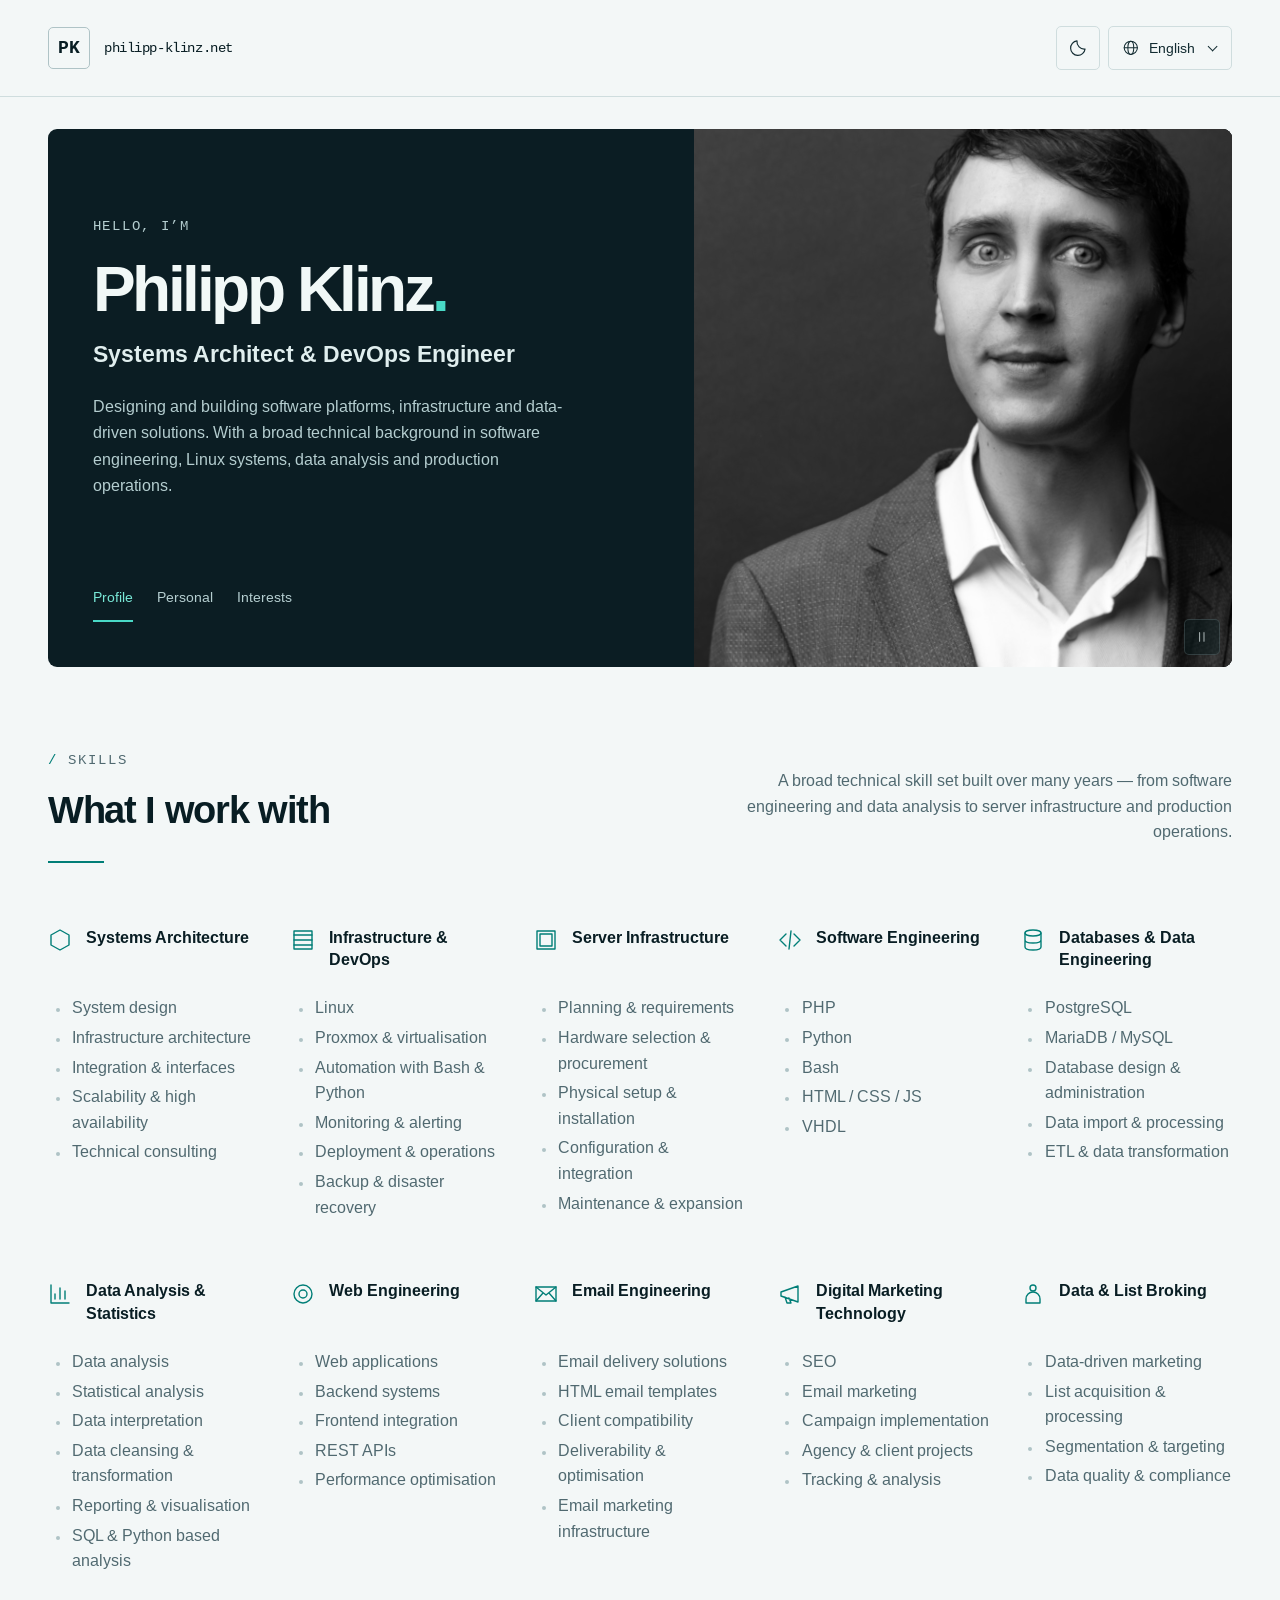
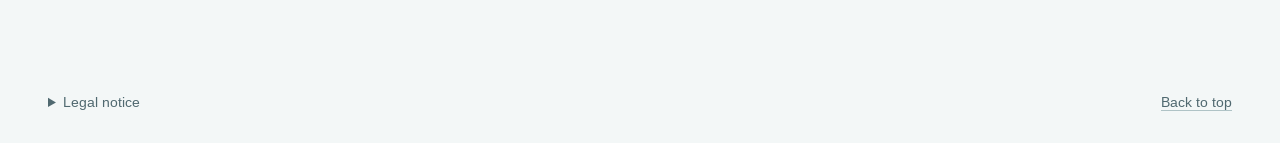
<file: index.html>
<!doctype html>
<html lang="en">
<head><meta charset="utf-8">
<meta name="viewport" content="width=device-width, initial-scale=1">
<meta name="color-scheme" content="light dark">
<title>Philipp Klinz — Skills &amp; interests</title>
<meta name="description" content="Philipp Klinz: systems architecture, software engineering, infrastructure, data and digital marketing. Skills and favourite books.">
<link rel="canonical" href="https://philipp-klinz.net/">
<link rel="alternate" hreflang="en" href="https://philipp-klinz.net/">
<link rel="alternate" hreflang="de" href="https://philipp-klinz.net/de/">
<link rel="alternate" hreflang="pl" href="https://philipp-klinz.net/pl/">
<link rel="alternate" hreflang="x-default" href="https://philipp-klinz.net/">
<meta property="og:type" content="website">
<meta property="og:title" content="Philipp Klinz — Skills &amp; interests">
<meta property="og:description" content="Philipp Klinz: systems architecture, software engineering, infrastructure, data and digital marketing. Skills and favourite books.">
<meta property="og:url" content="https://philipp-klinz.net/">
<meta property="og:image" content="https://philipp-klinz.net/assets/philipp-klinz.jpg">
<meta property="og:image:alt" content="Portrait of Philipp Klinz">
<link rel="icon" href="./assets/favicon.svg" type="image/svg+xml">
<script src="./assets/theme.86b8b26d1b50d1f6.js"></script>
<link rel="preload" href="./assets/fonts/LiberationSansWeb-Regular.latin.woff2" as="font" type="font/woff2" crossorigin>
<link rel="preload" href="./assets/fonts/LiberationSansWeb-Bold.latin.woff2" as="font" type="font/woff2" crossorigin>
<link rel="stylesheet" href="./assets/fonts/fonts.css">
<link rel="stylesheet" href="./assets/modern-objectivity.css">
<link rel="stylesheet" href="./assets/site.ae26f847a8d16739.css"></head>
<body id="top">
<a class="skip-link" href="#main">Skip to content</a>
<header class="site-header">
  <div class="container header-inner">
    <a class="brand" href="#top" aria-label="Philipp Klinz"><span class="brand-mark" aria-hidden="true">PK</span><span class="brand-name">philipp-klinz.net</span></a>
    <div class="header-tools">
      <div class="utility">
        <button id="theme" class="icon-button" type="button" aria-label="Dark appearance" title="Dark appearance" aria-pressed="false" hidden><svg class="" viewBox="0 0 24 24" aria-hidden="true" fill="none" stroke="currentColor" stroke-width="1.4" stroke-linecap="round" stroke-linejoin="round"><path d="M20.5 13.2A8.7 8.7 0 0 1 10.8 3.5 8.7 8.7 0 1 0 20.5 13.2Z"/></svg></button>
        <details class="languages"><summary aria-label="Language: English"><svg class="" viewBox="0 0 24 24" aria-hidden="true" fill="none" stroke="currentColor" stroke-width="1.4" stroke-linecap="round" stroke-linejoin="round"><circle cx="12" cy="12" r="9"/><ellipse cx="12" cy="12" rx="4" ry="9"/><path d="M3 12h18"/></svg><span lang="en">English</span><span class="chevron" aria-hidden="true"></span></summary><nav class="language-options" aria-label="Language"><a class="language-link" href="./index.html?v=fb720d6b1e1cf5f5" lang="en" hreflang="en" aria-current="page">English</a>
<a class="language-link" href="./de/index.html?v=fb720d6b1e1cf5f5" lang="de" hreflang="de">Deutsch</a>
<a class="language-link" href="./pl/index.html?v=fb720d6b1e1cf5f5" lang="pl" hreflang="pl">Polski</a></nav></details>
      </div>
    </div>
  </div>
</header>
<main id="main">
  <section class="container hero" aria-label="Philipp Klinz">
    <div class="hero-text">
      <nav class="hero-tabs" aria-label="About Philipp Klinz"><a id="tab-profile" href="#profile" data-slide="profile">Profile</a><a id="tab-books" href="#books" data-slide="books">Personal</a><a id="tab-interests" href="#interests" data-slide="interests">Interests</a></nav>
      <div class="hero-panels">
        <section id="profile" class="hero-panel" aria-labelledby="name"><p class="hero-kicker">Hello, I’m</p><h1 id="name">Philipp Klinz<span class="name-accent">.</span></h1><p class="profile-role">Systems Architect &amp; DevOps Engineer</p><p class="profile-copy">Designing and building software platforms, infrastructure and data-driven solutions. With a broad technical background in software engineering, Linux systems, data analysis and production operations.</p></section>
        <section id="books" class="hero-panel" aria-labelledby="books-title"><h2 id="books-title">Three favourite books</h2><div class="book-list"><article class="book"><p class="book-author">Richard P. Feynman</p><h3 lang="en"><a href="https://www.penguin.co.uk/books/354126/surely-youre-joking-mr-feynman-by-feynman-richard-p/9780099173311" hreflang="en" rel="external" aria-label="Surely You’re Joking, Mr. Feynman! · Penguin">Surely You’re Joking, Mr. Feynman!</a></h3></article>
<article class="book"><p class="book-author">Werner Heisenberg</p><h3 lang="en"><a href="https://www.penguin.co.uk/books/56983/physics-and-philosophy-by-werner-heisenberg-intro-paul-davies/9780141182155" hreflang="en" rel="external" aria-label="Physics and Philosophy · Penguin">Physics and Philosophy</a></h3></article>
<article class="book"><p class="book-author">Antoine de Saint-Exupéry</p><h3 lang="en"><a href="https://www.penguin.co.uk/books/57300/the-little-prince-by-saint-exupery-antoine-de/9780141185620" hreflang="en" rel="external" aria-label="The Little Prince · Penguin">The Little Prince</a></h3></article></div></section>
        <section id="interests" class="hero-panel" aria-labelledby="interests-title"><h2 id="interests-title">What I’m thinking about</h2><p class="interest-question">How do we build the world of tomorrow?</p><p class="interest-description">I’m interested in mathematics, physics, anthropology and computer science.</p></section>
      </div>
    </div>
    <figure class="hero-portrait" data-living-portrait><img src="./assets/philipp-klinz.jpg" alt="Portrait of Philipp Klinz" title="Didn’t make the cut for the Daily Prophet." width="1024" height="1024" fetchpriority="high" decoding="async"><button class="portrait-toggle" type="button" hidden aria-label="Pause portrait animation" data-pause-label="Pause portrait animation" data-play-label="Play portrait animation"><svg class="portrait-pause-icon" viewBox="0 0 24 24" aria-hidden="true" fill="none" stroke="currentColor" stroke-width="1.4" stroke-linecap="round" stroke-linejoin="round"><path d="M9 6v12M15 6v12"/></svg><svg class="portrait-play-icon" viewBox="0 0 24 24" aria-hidden="true" fill="none" stroke="currentColor" stroke-width="1.4" stroke-linecap="round" stroke-linejoin="round"><path d="m8 5 10 7-10 7Z"/></svg></button></figure>
  </section>
  <section id="skills" class="container section" aria-labelledby="skills-title">
    <div class="section-head"><div><span class="eyebrow">Skills</span><h2 id="skills-title">What I work with</h2><span class="heading-rule" aria-hidden="true"></span></div><p>A broad technical skill set built over many years — from software engineering and data analysis to server infrastructure and production operations.</p></div>
    <div class="skills-grid"><article class="skill"><div class="skill-heading"><svg class="skill-icon" viewBox="0 0 24 24" aria-hidden="true" fill="none" stroke="currentColor" stroke-width="1.4" stroke-linecap="round" stroke-linejoin="round"><path d="m12 2 9 5v10l-9 5-9-5V7Z"/></svg><h3>Systems Architecture</h3></div><ul><li>System design</li><li>Infrastructure architecture</li><li>Integration &amp; interfaces</li><li>Scalability &amp; high availability</li><li>Technical consulting</li></ul></article>
<article class="skill"><div class="skill-heading"><svg class="skill-icon" viewBox="0 0 24 24" aria-hidden="true" fill="none" stroke="currentColor" stroke-width="1.4" stroke-linecap="round" stroke-linejoin="round"><rect x="3" y="3" width="18" height="18"/><path d="M3 7h18M3 12h18M3 17h18"/></svg><h3>Infrastructure &amp; DevOps</h3></div><ul><li>Linux</li><li>Proxmox &amp; virtualisation</li><li>Automation with Bash &amp; Python</li><li>Monitoring &amp; alerting</li><li>Deployment &amp; operations</li><li>Backup &amp; disaster recovery</li></ul></article>
<article class="skill"><div class="skill-heading"><svg class="skill-icon" viewBox="0 0 24 24" aria-hidden="true" fill="none" stroke="currentColor" stroke-width="1.4" stroke-linecap="round" stroke-linejoin="round"><rect x="3" y="3" width="18" height="18"/><rect x="6" y="6" width="12" height="12"/></svg><h3>Server Infrastructure</h3></div><ul><li>Planning &amp; requirements</li><li>Hardware selection &amp; procurement</li><li>Physical setup &amp; installation</li><li>Configuration &amp; integration</li><li>Maintenance &amp; expansion</li></ul></article>
<article class="skill"><div class="skill-heading"><svg class="skill-icon" viewBox="0 0 24 24" aria-hidden="true" fill="none" stroke="currentColor" stroke-width="1.4" stroke-linecap="round" stroke-linejoin="round"><path d="m8 6-6 6 6 6m8-12 6 6-6 6m-3-15-2 18"/></svg><h3>Software Engineering</h3></div><ul><li>PHP</li><li>Python</li><li>Bash</li><li>HTML / CSS / JS</li><li>VHDL</li></ul></article>
<article class="skill"><div class="skill-heading"><svg class="skill-icon" viewBox="0 0 24 24" aria-hidden="true" fill="none" stroke="currentColor" stroke-width="1.4" stroke-linecap="round" stroke-linejoin="round"><ellipse cx="12" cy="5" rx="8" ry="3"/><path d="M4 5v14c0 4 16 4 16 0V5M4 12c0 4 16 4 16 0"/></svg><h3>Databases &amp; Data Engineering</h3></div><ul><li>PostgreSQL</li><li>MariaDB / MySQL</li><li>Database design &amp; administration</li><li>Data import &amp; processing</li><li>ETL &amp; data transformation</li></ul></article>
<article class="skill"><div class="skill-heading"><svg class="skill-icon" viewBox="0 0 24 24" aria-hidden="true" fill="none" stroke="currentColor" stroke-width="1.4" stroke-linecap="round" stroke-linejoin="round"><path d="M3 3v18h18M7 17v-5m5 5V6m5 11V9"/></svg><h3>Data Analysis &amp; Statistics</h3></div><ul><li>Data analysis</li><li>Statistical analysis</li><li>Data interpretation</li><li>Data cleansing &amp; transformation</li><li>Reporting &amp; visualisation</li><li>SQL &amp; Python based analysis</li></ul></article>
<article class="skill"><div class="skill-heading"><svg class="skill-icon" viewBox="0 0 24 24" aria-hidden="true" fill="none" stroke="currentColor" stroke-width="1.4" stroke-linecap="round" stroke-linejoin="round"><circle cx="12" cy="12" r="9"/><circle cx="12" cy="12" r="4"/></svg><h3>Web Engineering</h3></div><ul><li>Web applications</li><li>Backend systems</li><li>Frontend integration</li><li>REST APIs</li><li>Performance optimisation</li></ul></article>
<article class="skill"><div class="skill-heading"><svg class="skill-icon" viewBox="0 0 24 24" aria-hidden="true" fill="none" stroke="currentColor" stroke-width="1.4" stroke-linecap="round" stroke-linejoin="round"><rect x="2" y="5" width="20" height="14"/><path d="m2 5 10 8L22 5M2 19l7-8m13 8-7-8"/></svg><h3>Email Engineering</h3></div><ul><li>Email delivery solutions</li><li>HTML email templates</li><li>Client compatibility</li><li>Deliverability &amp; optimisation</li><li>Email marketing infrastructure</li></ul></article>
<article class="skill"><div class="skill-heading"><svg class="skill-icon" viewBox="0 0 24 24" aria-hidden="true" fill="none" stroke="currentColor" stroke-width="1.4" stroke-linecap="round" stroke-linejoin="round"><path d="m3 10 17-6v16L3 14Zm4 5 2 6h4l-2-5"/></svg><h3>Digital Marketing Technology</h3></div><ul><li>SEO</li><li>Email marketing</li><li>Campaign implementation</li><li>Agency &amp; client projects</li><li>Tracking &amp; analysis</li></ul></article>
<article class="skill"><div class="skill-heading"><svg class="skill-icon" viewBox="0 0 24 24" aria-hidden="true" fill="none" stroke="currentColor" stroke-width="1.4" stroke-linecap="round" stroke-linejoin="round"><circle cx="12" cy="6" r="3"/><path d="M5 21v-4a7 7 0 0 1 14 0v4Z"/></svg><h3>Data &amp; List Broking</h3></div><ul><li>Data-driven marketing</li><li>List acquisition &amp; processing</li><li>Segmentation &amp; targeting</li><li>Data quality &amp; compliance</li></ul></article></div>
  </section>
</main>
<footer class="container footer">
  <details id="imprint" class="legal-notice"><summary>Legal notice</summary><div class="legal-copy">
    <p>Disclosure under § 25(5) of the Austrian Media Act (MedienG).</p>
    <p>Media owner: Philipp Klinz<br>Place of residence: Vienna, 17th district, Austria<br>Email: <span data-email="d2ViZGlhcnJoZWFAcGhpbGlwcC1rbGluei5uZXQ=">webdiarrhea [at] philipp-klinz [dot] net</span></p>
    <p>Private, non-commercial website. Project enquiries are handled exclusively through my employer.</p>
    <p><a href="https://philippklinz.github.io/modern-objectivity-style/?lang=en">Designed with Modern Objectivity.</a><br><a href="https://jollyschwarz.com/">Portrait by Jolly Schwarz</a></p>
  </div></details>
  <nav class="footer-links" aria-label="Main navigation"><a href="#top">Back to top</a></nav>
</footer>
<script src="./assets/site.ab75ac2e9dfce5c9.js" defer></script>
<script type="module" src="./assets/portrait.f998c51906b3dae9.mjs"></script>
</body>
</html>
</file>
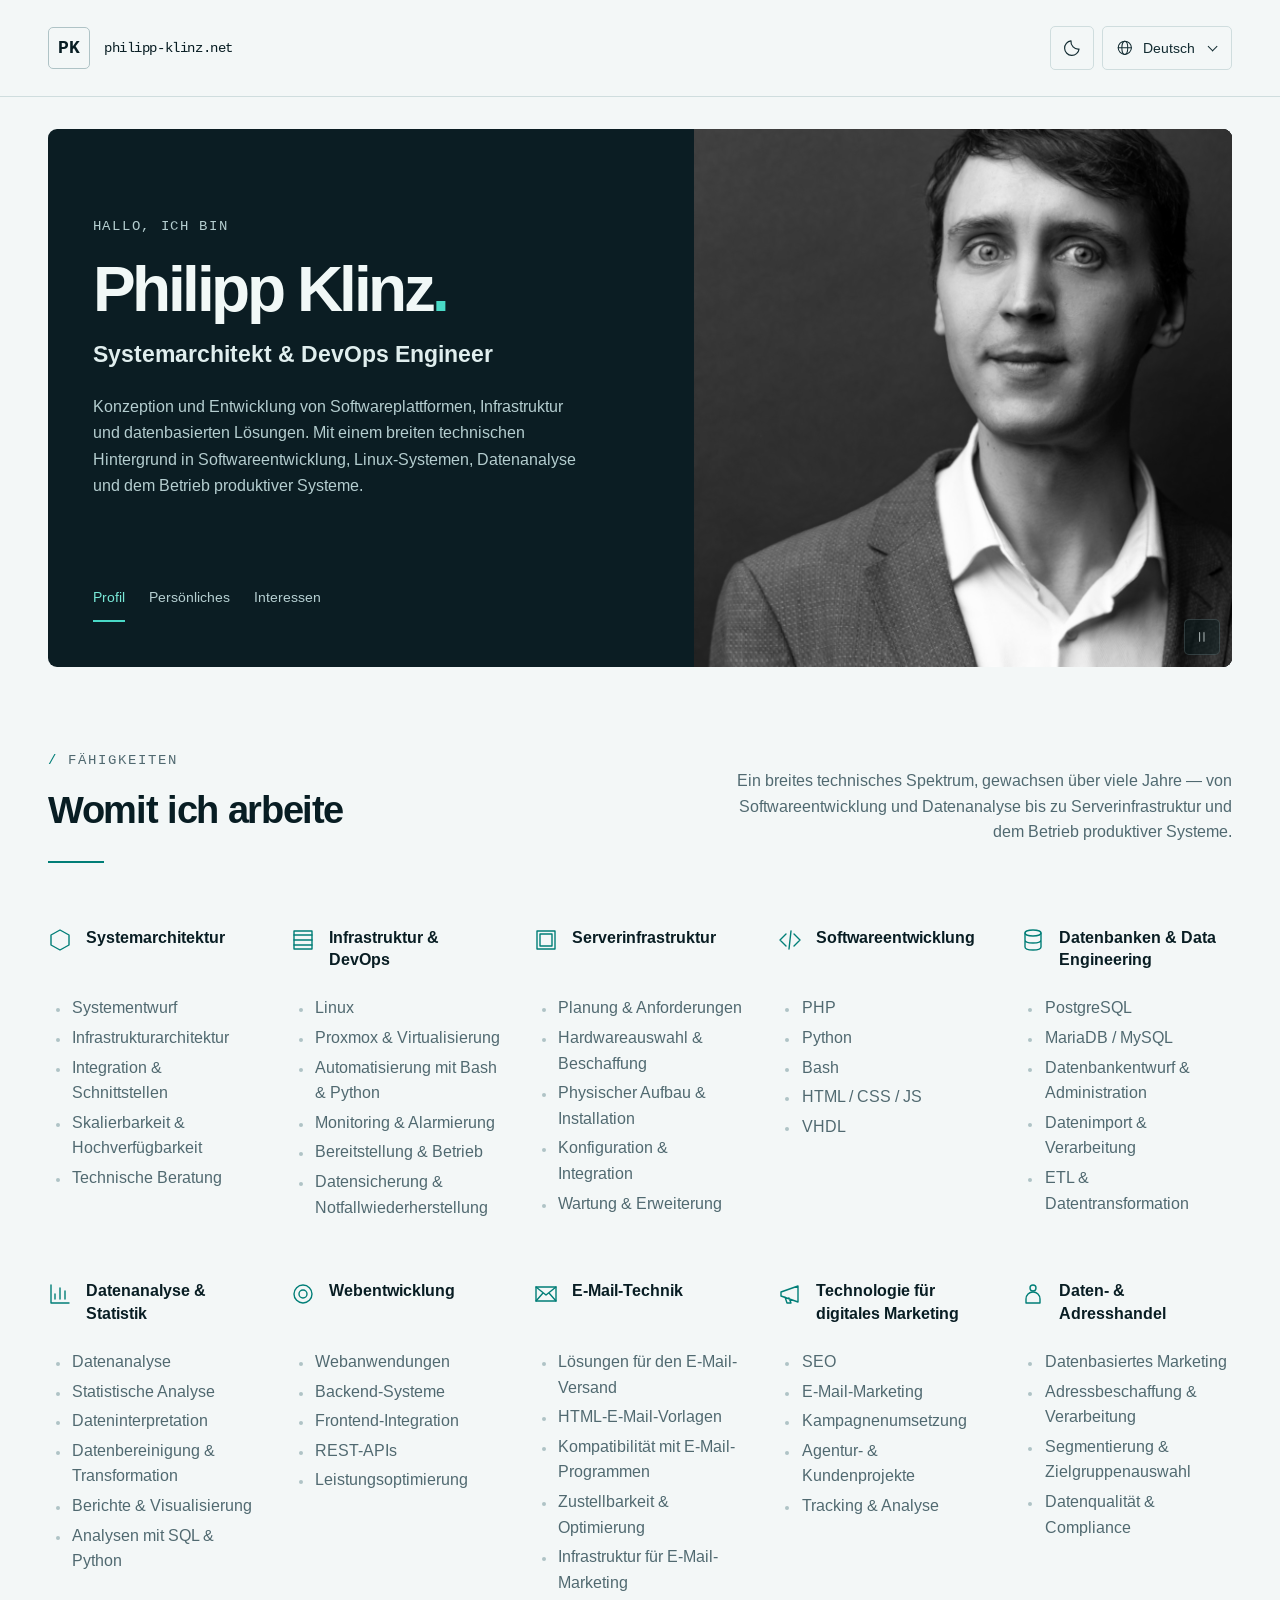
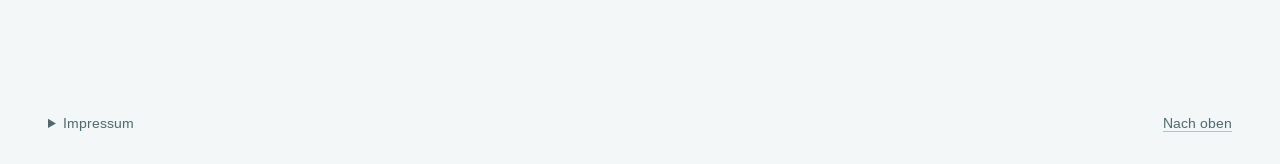
<file: de/index.html>
<!doctype html>
<html lang="de">
<head><meta charset="utf-8">
<meta name="viewport" content="width=device-width, initial-scale=1">
<meta name="color-scheme" content="light dark">
<title>Philipp Klinz — Fähigkeiten &amp; Interessen</title>
<meta name="description" content="Philipp Klinz: Systemarchitektur, Softwareentwicklung, Infrastruktur, Daten und digitales Marketing. Fähigkeiten und Lieblingsbücher.">
<link rel="canonical" href="https://philipp-klinz.net/de/">
<link rel="alternate" hreflang="en" href="https://philipp-klinz.net/">
<link rel="alternate" hreflang="de" href="https://philipp-klinz.net/de/">
<link rel="alternate" hreflang="pl" href="https://philipp-klinz.net/pl/">
<link rel="alternate" hreflang="x-default" href="https://philipp-klinz.net/">
<meta property="og:type" content="website">
<meta property="og:title" content="Philipp Klinz — Fähigkeiten &amp; Interessen">
<meta property="og:description" content="Philipp Klinz: Systemarchitektur, Softwareentwicklung, Infrastruktur, Daten und digitales Marketing. Fähigkeiten und Lieblingsbücher.">
<meta property="og:url" content="https://philipp-klinz.net/de/">
<meta property="og:image" content="https://philipp-klinz.net/assets/philipp-klinz.jpg">
<meta property="og:image:alt" content="Porträt von Philipp Klinz">
<link rel="icon" href="../assets/favicon.svg" type="image/svg+xml">
<script src="../assets/theme.86b8b26d1b50d1f6.js"></script>
<link rel="preload" href="../assets/fonts/LiberationSansWeb-Regular.latin.woff2" as="font" type="font/woff2" crossorigin>
<link rel="preload" href="../assets/fonts/LiberationSansWeb-Bold.latin.woff2" as="font" type="font/woff2" crossorigin>
<link rel="stylesheet" href="../assets/fonts/fonts.css">
<link rel="stylesheet" href="../assets/modern-objectivity.css">
<link rel="stylesheet" href="../assets/site.ae26f847a8d16739.css"></head>
<body id="top">
<a class="skip-link" href="#main">Zum Inhalt springen</a>
<header class="site-header">
  <div class="container header-inner">
    <a class="brand" href="#top" aria-label="Philipp Klinz"><span class="brand-mark" aria-hidden="true">PK</span><span class="brand-name">philipp-klinz.net</span></a>
    <div class="header-tools">
      <div class="utility">
        <button id="theme" class="icon-button" type="button" aria-label="Dunkle Darstellung" title="Dunkle Darstellung" aria-pressed="false" hidden><svg class="" viewBox="0 0 24 24" aria-hidden="true" fill="none" stroke="currentColor" stroke-width="1.4" stroke-linecap="round" stroke-linejoin="round"><path d="M20.5 13.2A8.7 8.7 0 0 1 10.8 3.5 8.7 8.7 0 1 0 20.5 13.2Z"/></svg></button>
        <details class="languages"><summary aria-label="Sprache: Deutsch"><svg class="" viewBox="0 0 24 24" aria-hidden="true" fill="none" stroke="currentColor" stroke-width="1.4" stroke-linecap="round" stroke-linejoin="round"><circle cx="12" cy="12" r="9"/><ellipse cx="12" cy="12" rx="4" ry="9"/><path d="M3 12h18"/></svg><span lang="de">Deutsch</span><span class="chevron" aria-hidden="true"></span></summary><nav class="language-options" aria-label="Sprache"><a class="language-link" href="../index.html?v=fb720d6b1e1cf5f5" lang="en" hreflang="en">English</a>
<a class="language-link" href="../de/index.html?v=fb720d6b1e1cf5f5" lang="de" hreflang="de" aria-current="page">Deutsch</a>
<a class="language-link" href="../pl/index.html?v=fb720d6b1e1cf5f5" lang="pl" hreflang="pl">Polski</a></nav></details>
      </div>
    </div>
  </div>
</header>
<main id="main">
  <section class="container hero" aria-label="Philipp Klinz">
    <div class="hero-text">
      <nav class="hero-tabs" aria-label="Über Philipp Klinz"><a id="tab-profile" href="#profile" data-slide="profile">Profil</a><a id="tab-books" href="#books" data-slide="books">Persönliches</a><a id="tab-interests" href="#interests" data-slide="interests">Interessen</a></nav>
      <div class="hero-panels">
        <section id="profile" class="hero-panel" aria-labelledby="name"><p class="hero-kicker">Hallo, ich bin</p><h1 id="name">Philipp Klinz<span class="name-accent">.</span></h1><p class="profile-role">Systemarchitekt &amp; DevOps Engineer</p><p class="profile-copy">Konzeption und Entwicklung von Softwareplattformen, Infrastruktur und datenbasierten Lösungen. Mit einem breiten technischen Hintergrund in Softwareentwicklung, Linux-Systemen, Datenanalyse und dem Betrieb produktiver Systeme.</p></section>
        <section id="books" class="hero-panel" aria-labelledby="books-title"><h2 id="books-title">Drei Lieblingsbücher</h2><div class="book-list"><article class="book"><p class="book-author">Richard P. Feynman</p><h3 lang="de"><a href="https://www.thalia.at/shop/home/artikeldetails/A1047288888" hreflang="de" rel="external" aria-label="Sie belieben wohl zu scherzen, Mr. Feynman! · Thalia">Sie belieben wohl zu scherzen, Mr. Feynman!</a></h3></article>
<article class="book"><p class="book-author">Werner Heisenberg</p><h3 lang="de"><a href="https://www.thalia.at/shop/home/artikeldetails/A1000320947" hreflang="de" rel="external" aria-label="Quantentheorie und Philosophie · Thalia">Quantentheorie und Philosophie</a></h3></article>
<article class="book"><p class="book-author">Antoine de Saint-Exupéry</p><h3 lang="de"><a href="https://www.thalia.at/shop/home/artikeldetails/A1051193971" hreflang="de" rel="external" aria-label="Der kleine Prinz · Thalia">Der kleine Prinz</a></h3></article></div></section>
        <section id="interests" class="hero-panel" aria-labelledby="interests-title"><h2 id="interests-title">Was mich beschäftigt</h2><p class="interest-question">Wie entwickeln wir die Welt von morgen?</p><p class="interest-description">Ich beschäftige mich mit Mathematik, Physik, Anthropologie und Informatik.</p></section>
      </div>
    </div>
    <figure class="hero-portrait" data-living-portrait><img src="../assets/philipp-klinz.jpg" alt="Porträt von Philipp Klinz" title="Für den Tagespropheten hat’s nicht gereicht." width="1024" height="1024" fetchpriority="high" decoding="async"><button class="portrait-toggle" type="button" hidden aria-label="Porträtanimation pausieren" data-pause-label="Porträtanimation pausieren" data-play-label="Porträtanimation abspielen"><svg class="portrait-pause-icon" viewBox="0 0 24 24" aria-hidden="true" fill="none" stroke="currentColor" stroke-width="1.4" stroke-linecap="round" stroke-linejoin="round"><path d="M9 6v12M15 6v12"/></svg><svg class="portrait-play-icon" viewBox="0 0 24 24" aria-hidden="true" fill="none" stroke="currentColor" stroke-width="1.4" stroke-linecap="round" stroke-linejoin="round"><path d="m8 5 10 7-10 7Z"/></svg></button></figure>
  </section>
  <section id="skills" class="container section" aria-labelledby="skills-title">
    <div class="section-head"><div><span class="eyebrow">Fähigkeiten</span><h2 id="skills-title">Womit ich arbeite</h2><span class="heading-rule" aria-hidden="true"></span></div><p>Ein breites technisches Spektrum, gewachsen über viele Jahre — von Softwareentwicklung und Datenanalyse bis zu Serverinfrastruktur und dem Betrieb produktiver Systeme.</p></div>
    <div class="skills-grid"><article class="skill"><div class="skill-heading"><svg class="skill-icon" viewBox="0 0 24 24" aria-hidden="true" fill="none" stroke="currentColor" stroke-width="1.4" stroke-linecap="round" stroke-linejoin="round"><path d="m12 2 9 5v10l-9 5-9-5V7Z"/></svg><h3>Systemarchitektur</h3></div><ul><li>Systementwurf</li><li>Infrastrukturarchitektur</li><li>Integration &amp; Schnittstellen</li><li>Skalierbarkeit &amp; Hochverfügbarkeit</li><li>Technische Beratung</li></ul></article>
<article class="skill"><div class="skill-heading"><svg class="skill-icon" viewBox="0 0 24 24" aria-hidden="true" fill="none" stroke="currentColor" stroke-width="1.4" stroke-linecap="round" stroke-linejoin="round"><rect x="3" y="3" width="18" height="18"/><path d="M3 7h18M3 12h18M3 17h18"/></svg><h3>Infrastruktur &amp; DevOps</h3></div><ul><li>Linux</li><li>Proxmox &amp; Virtualisierung</li><li>Automatisierung mit Bash &amp; Python</li><li>Monitoring &amp; Alarmierung</li><li>Bereitstellung &amp; Betrieb</li><li>Datensicherung &amp; Notfallwiederherstellung</li></ul></article>
<article class="skill"><div class="skill-heading"><svg class="skill-icon" viewBox="0 0 24 24" aria-hidden="true" fill="none" stroke="currentColor" stroke-width="1.4" stroke-linecap="round" stroke-linejoin="round"><rect x="3" y="3" width="18" height="18"/><rect x="6" y="6" width="12" height="12"/></svg><h3>Serverinfrastruktur</h3></div><ul><li>Planung &amp; Anforderungen</li><li>Hardwareauswahl &amp; Beschaffung</li><li>Physischer Aufbau &amp; Installation</li><li>Konfiguration &amp; Integration</li><li>Wartung &amp; Erweiterung</li></ul></article>
<article class="skill"><div class="skill-heading"><svg class="skill-icon" viewBox="0 0 24 24" aria-hidden="true" fill="none" stroke="currentColor" stroke-width="1.4" stroke-linecap="round" stroke-linejoin="round"><path d="m8 6-6 6 6 6m8-12 6 6-6 6m-3-15-2 18"/></svg><h3>Softwareentwicklung</h3></div><ul><li>PHP</li><li>Python</li><li>Bash</li><li>HTML / CSS / JS</li><li>VHDL</li></ul></article>
<article class="skill"><div class="skill-heading"><svg class="skill-icon" viewBox="0 0 24 24" aria-hidden="true" fill="none" stroke="currentColor" stroke-width="1.4" stroke-linecap="round" stroke-linejoin="round"><ellipse cx="12" cy="5" rx="8" ry="3"/><path d="M4 5v14c0 4 16 4 16 0V5M4 12c0 4 16 4 16 0"/></svg><h3>Datenbanken &amp; Data Engineering</h3></div><ul><li>PostgreSQL</li><li>MariaDB / MySQL</li><li>Datenbankentwurf &amp; Administration</li><li>Datenimport &amp; Verarbeitung</li><li>ETL &amp; Datentransformation</li></ul></article>
<article class="skill"><div class="skill-heading"><svg class="skill-icon" viewBox="0 0 24 24" aria-hidden="true" fill="none" stroke="currentColor" stroke-width="1.4" stroke-linecap="round" stroke-linejoin="round"><path d="M3 3v18h18M7 17v-5m5 5V6m5 11V9"/></svg><h3>Datenanalyse &amp; Statistik</h3></div><ul><li>Datenanalyse</li><li>Statistische Analyse</li><li>Dateninterpretation</li><li>Datenbereinigung &amp; Transformation</li><li>Berichte &amp; Visualisierung</li><li>Analysen mit SQL &amp; Python</li></ul></article>
<article class="skill"><div class="skill-heading"><svg class="skill-icon" viewBox="0 0 24 24" aria-hidden="true" fill="none" stroke="currentColor" stroke-width="1.4" stroke-linecap="round" stroke-linejoin="round"><circle cx="12" cy="12" r="9"/><circle cx="12" cy="12" r="4"/></svg><h3>Webentwicklung</h3></div><ul><li>Webanwendungen</li><li>Backend-Systeme</li><li>Frontend-Integration</li><li>REST-APIs</li><li>Leistungsoptimierung</li></ul></article>
<article class="skill"><div class="skill-heading"><svg class="skill-icon" viewBox="0 0 24 24" aria-hidden="true" fill="none" stroke="currentColor" stroke-width="1.4" stroke-linecap="round" stroke-linejoin="round"><rect x="2" y="5" width="20" height="14"/><path d="m2 5 10 8L22 5M2 19l7-8m13 8-7-8"/></svg><h3>E-Mail-Technik</h3></div><ul><li>Lösungen für den E-Mail-Versand</li><li>HTML-E-Mail-Vorlagen</li><li>Kompatibilität mit E-Mail-Programmen</li><li>Zustellbarkeit &amp; Optimierung</li><li>Infrastruktur für E-Mail-Marketing</li></ul></article>
<article class="skill"><div class="skill-heading"><svg class="skill-icon" viewBox="0 0 24 24" aria-hidden="true" fill="none" stroke="currentColor" stroke-width="1.4" stroke-linecap="round" stroke-linejoin="round"><path d="m3 10 17-6v16L3 14Zm4 5 2 6h4l-2-5"/></svg><h3>Technologie für digitales Marketing</h3></div><ul><li>SEO</li><li>E-Mail-Marketing</li><li>Kampagnenumsetzung</li><li>Agentur- &amp; Kundenprojekte</li><li>Tracking &amp; Analyse</li></ul></article>
<article class="skill"><div class="skill-heading"><svg class="skill-icon" viewBox="0 0 24 24" aria-hidden="true" fill="none" stroke="currentColor" stroke-width="1.4" stroke-linecap="round" stroke-linejoin="round"><circle cx="12" cy="6" r="3"/><path d="M5 21v-4a7 7 0 0 1 14 0v4Z"/></svg><h3>Daten- &amp; Adresshandel</h3></div><ul><li>Datenbasiertes Marketing</li><li>Adressbeschaffung &amp; Verarbeitung</li><li>Segmentierung &amp; Zielgruppenauswahl</li><li>Datenqualität &amp; Compliance</li></ul></article></div>
  </section>
</main>
<footer class="container footer">
  <details id="imprint" class="legal-notice"><summary>Impressum</summary><div class="legal-copy">
    <p>Offenlegung gemäß § 25 Abs. 5 MedienG.</p>
    <p>Medieninhaber: Philipp Klinz<br>Wohnort: Wien, 17. Bezirk, Österreich<br>E-Mail: <span data-email="d2ViZGlhcnJoZWFAcGhpbGlwcC1rbGluei5uZXQ=">webdiarrhea [at] philipp-klinz [dot] net</span></p>
    <p>Private, nicht kommerzielle Website. Projektanfragen ausschließlich über meinen Arbeitgeber.</p>
    <p><a href="https://philippklinz.github.io/modern-objectivity-style/?lang=de">Gestaltet mit Modern Objectivity.</a><br><a href="https://jollyschwarz.com/">Porträt von Jolly Schwarz</a></p>
  </div></details>
  <nav class="footer-links" aria-label="Hauptnavigation"><a href="#top">Nach oben</a></nav>
</footer>
<script src="../assets/site.ab75ac2e9dfce5c9.js" defer></script>
<script type="module" src="../assets/portrait.f998c51906b3dae9.mjs"></script>
</body>
</html>
</file>
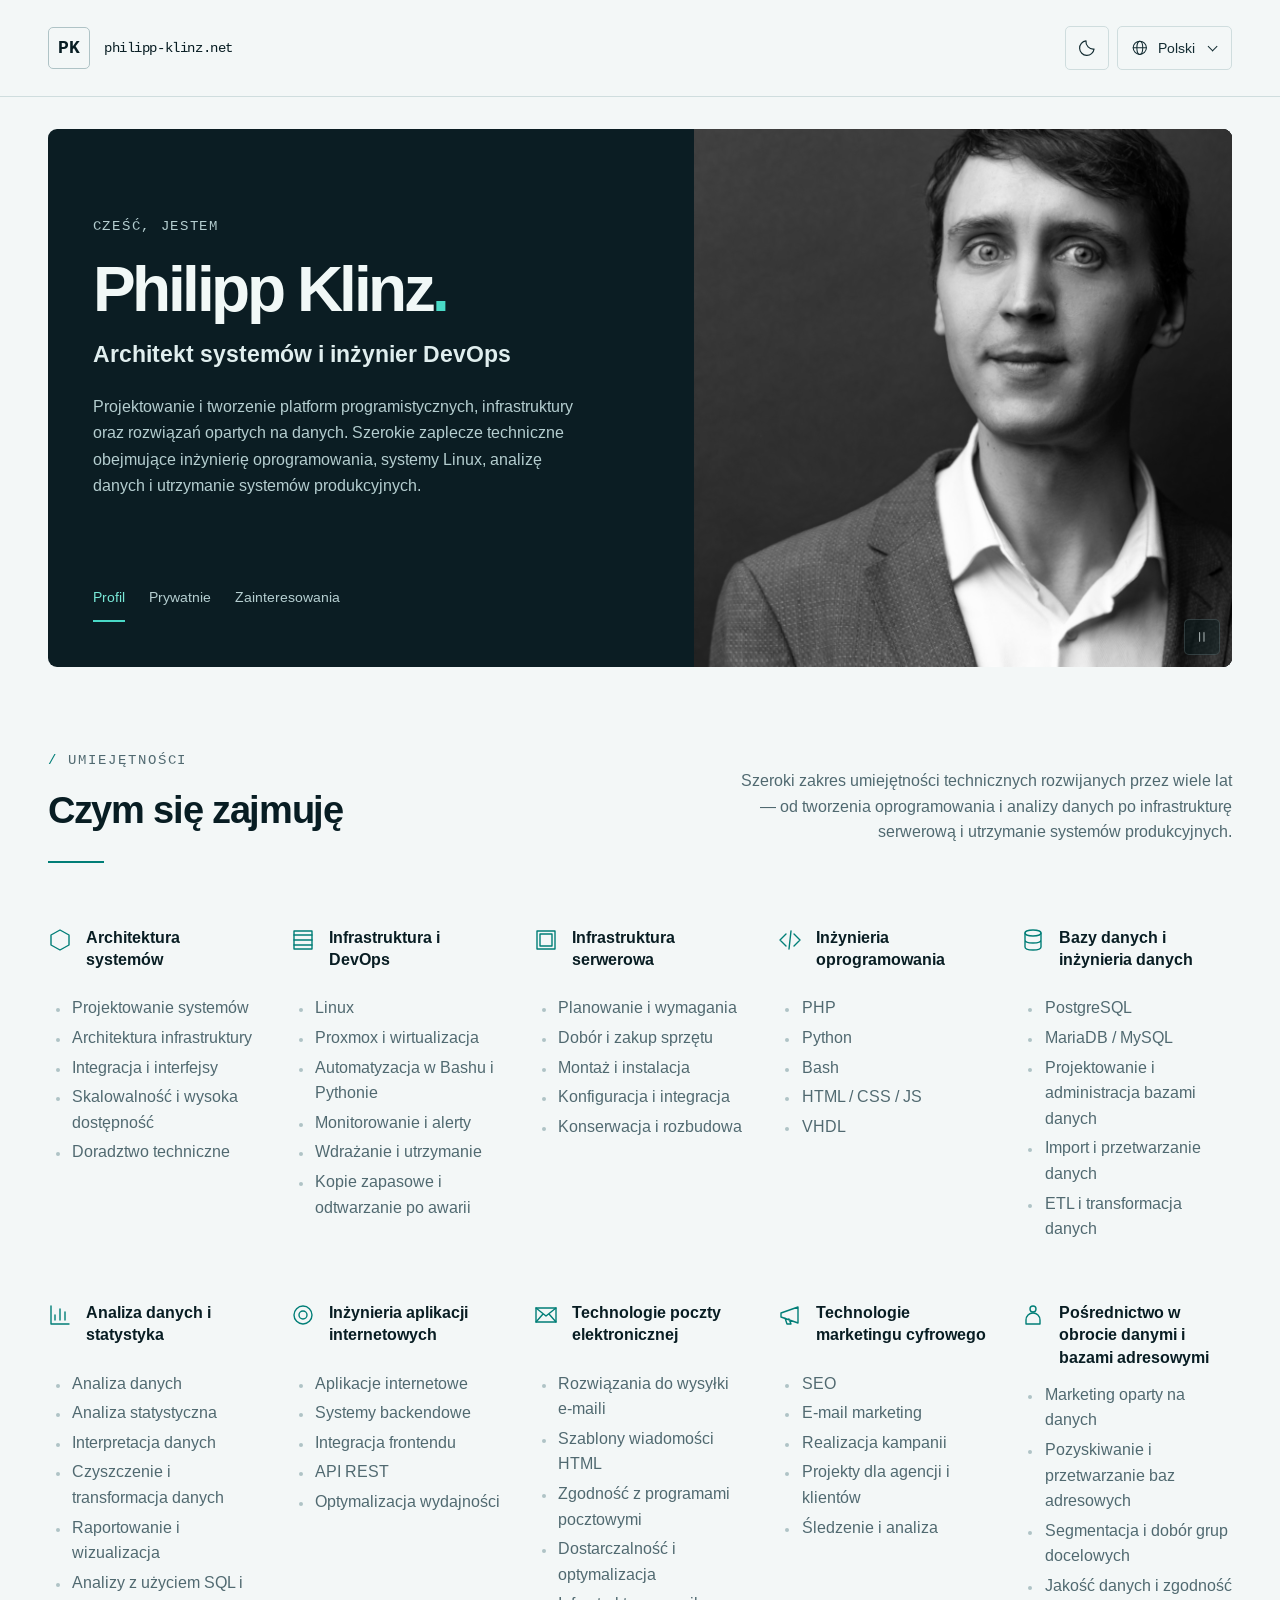
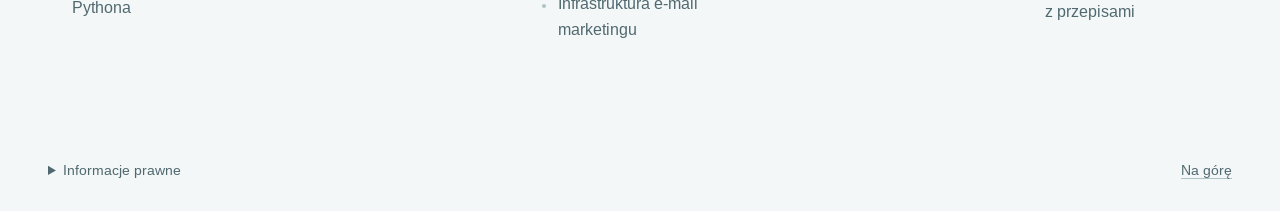
<file: pl/index.html>
<!doctype html>
<html lang="pl">
<head><meta charset="utf-8">
<meta name="viewport" content="width=device-width, initial-scale=1">
<meta name="color-scheme" content="light dark">
<title>Philipp Klinz — Umiejętności i zainteresowania</title>
<meta name="description" content="Philipp Klinz: architektura systemów, tworzenie oprogramowania, infrastruktura, dane i marketing cyfrowy. Umiejętności i ulubione książki.">
<link rel="canonical" href="https://philipp-klinz.net/pl/">
<link rel="alternate" hreflang="en" href="https://philipp-klinz.net/">
<link rel="alternate" hreflang="de" href="https://philipp-klinz.net/de/">
<link rel="alternate" hreflang="pl" href="https://philipp-klinz.net/pl/">
<link rel="alternate" hreflang="x-default" href="https://philipp-klinz.net/">
<meta property="og:type" content="website">
<meta property="og:title" content="Philipp Klinz — Umiejętności i zainteresowania">
<meta property="og:description" content="Philipp Klinz: architektura systemów, tworzenie oprogramowania, infrastruktura, dane i marketing cyfrowy. Umiejętności i ulubione książki.">
<meta property="og:url" content="https://philipp-klinz.net/pl/">
<meta property="og:image" content="https://philipp-klinz.net/assets/philipp-klinz.jpg">
<meta property="og:image:alt" content="Portret Philippa Klinza">
<link rel="icon" href="../assets/favicon.svg" type="image/svg+xml">
<script src="../assets/theme.86b8b26d1b50d1f6.js"></script>
<link rel="preload" href="../assets/fonts/LiberationSansWeb-Regular.latin.woff2" as="font" type="font/woff2" crossorigin>
<link rel="preload" href="../assets/fonts/LiberationSansWeb-Bold.latin.woff2" as="font" type="font/woff2" crossorigin>
<link rel="stylesheet" href="../assets/fonts/fonts.css">
<link rel="stylesheet" href="../assets/modern-objectivity.css">
<link rel="stylesheet" href="../assets/site.ae26f847a8d16739.css"></head>
<body id="top">
<a class="skip-link" href="#main">Przejdź do treści</a>
<header class="site-header">
  <div class="container header-inner">
    <a class="brand" href="#top" aria-label="Philipp Klinz"><span class="brand-mark" aria-hidden="true">PK</span><span class="brand-name">philipp-klinz.net</span></a>
    <div class="header-tools">
      <div class="utility">
        <button id="theme" class="icon-button" type="button" aria-label="Ciemny motyw" title="Ciemny motyw" aria-pressed="false" hidden><svg class="" viewBox="0 0 24 24" aria-hidden="true" fill="none" stroke="currentColor" stroke-width="1.4" stroke-linecap="round" stroke-linejoin="round"><path d="M20.5 13.2A8.7 8.7 0 0 1 10.8 3.5 8.7 8.7 0 1 0 20.5 13.2Z"/></svg></button>
        <details class="languages"><summary aria-label="Język: Polski"><svg class="" viewBox="0 0 24 24" aria-hidden="true" fill="none" stroke="currentColor" stroke-width="1.4" stroke-linecap="round" stroke-linejoin="round"><circle cx="12" cy="12" r="9"/><ellipse cx="12" cy="12" rx="4" ry="9"/><path d="M3 12h18"/></svg><span lang="pl">Polski</span><span class="chevron" aria-hidden="true"></span></summary><nav class="language-options" aria-label="Język"><a class="language-link" href="../index.html?v=fb720d6b1e1cf5f5" lang="en" hreflang="en">English</a>
<a class="language-link" href="../de/index.html?v=fb720d6b1e1cf5f5" lang="de" hreflang="de">Deutsch</a>
<a class="language-link" href="../pl/index.html?v=fb720d6b1e1cf5f5" lang="pl" hreflang="pl" aria-current="page">Polski</a></nav></details>
      </div>
    </div>
  </div>
</header>
<main id="main">
  <section class="container hero" aria-label="Philipp Klinz">
    <div class="hero-text">
      <nav class="hero-tabs" aria-label="O Philippie Klinzu"><a id="tab-profile" href="#profile" data-slide="profile">Profil</a><a id="tab-books" href="#books" data-slide="books">Prywatnie</a><a id="tab-interests" href="#interests" data-slide="interests">Zainteresowania</a></nav>
      <div class="hero-panels">
        <section id="profile" class="hero-panel" aria-labelledby="name"><p class="hero-kicker">Cześć, jestem</p><h1 id="name">Philipp Klinz<span class="name-accent">.</span></h1><p class="profile-role">Architekt systemów i inżynier DevOps</p><p class="profile-copy">Projektowanie i tworzenie platform programistycznych, infrastruktury oraz rozwiązań opartych na danych. Szerokie zaplecze techniczne obejmujące inżynierię oprogramowania, systemy Linux, analizę danych i utrzymanie systemów produkcyjnych.</p></section>
        <section id="books" class="hero-panel" aria-labelledby="books-title"><h2 id="books-title">Trzy ulubione książki</h2><div class="book-list"><article class="book"><p class="book-author">Richard P. Feynman</p><h3 lang="pl"><a href="https://www.znak.com.pl/p/pan-raczy-zartowac-panie-feynman-przypadki-ciekawego-czlowieka-wydanie-2021-richard-p-feynman-153131" hreflang="pl" rel="external" aria-label="Pan raczy żartować, panie Feynman! · Znak">Pan raczy żartować, panie Feynman!</a></h3></article>
<article class="book"><p class="book-author">Werner Heisenberg</p><h3 lang="pl"><a href="https://allegro.pl/produkt/fizyka-a-filozofia-werner-heisenberg-310aa9ca-6ab8-410f-9494-0145b945a350" hreflang="pl" rel="external" aria-label="Fizyka a filozofia · Allegro">Fizyka a filozofia</a></h3></article>
<article class="book"><p class="book-author">Antoine de Saint-Exupéry</p><h3 lang="pl"><a href="https://www.znak.com.pl/p/maly-ksiaze-antoine-de-saint-exupery-202629" hreflang="pl" rel="external" aria-label="Mały Książę · Znak">Mały Książę</a></h3></article></div></section>
        <section id="interests" class="hero-panel" aria-labelledby="interests-title"><h2 id="interests-title">Co mnie zajmuje</h2><p class="interest-question">Jak tworzymy świat jutra?</p><p class="interest-description">Interesuję się matematyką, fizyką, antropologią i informatyką.</p></section>
      </div>
    </div>
    <figure class="hero-portrait" data-living-portrait><img src="../assets/philipp-klinz.jpg" alt="Portret Philippa Klinza" title="Nie załapałem się do „Proroka Codziennego”." width="1024" height="1024" fetchpriority="high" decoding="async"><button class="portrait-toggle" type="button" hidden aria-label="Wstrzymaj animację portretu" data-pause-label="Wstrzymaj animację portretu" data-play-label="Odtwórz animację portretu"><svg class="portrait-pause-icon" viewBox="0 0 24 24" aria-hidden="true" fill="none" stroke="currentColor" stroke-width="1.4" stroke-linecap="round" stroke-linejoin="round"><path d="M9 6v12M15 6v12"/></svg><svg class="portrait-play-icon" viewBox="0 0 24 24" aria-hidden="true" fill="none" stroke="currentColor" stroke-width="1.4" stroke-linecap="round" stroke-linejoin="round"><path d="m8 5 10 7-10 7Z"/></svg></button></figure>
  </section>
  <section id="skills" class="container section" aria-labelledby="skills-title">
    <div class="section-head"><div><span class="eyebrow">Umiejętności</span><h2 id="skills-title">Czym się zajmuję</h2><span class="heading-rule" aria-hidden="true"></span></div><p>Szeroki zakres umiejętności technicznych rozwijanych przez wiele lat — od tworzenia oprogramowania i analizy danych po infrastrukturę serwerową i utrzymanie systemów produkcyjnych.</p></div>
    <div class="skills-grid"><article class="skill"><div class="skill-heading"><svg class="skill-icon" viewBox="0 0 24 24" aria-hidden="true" fill="none" stroke="currentColor" stroke-width="1.4" stroke-linecap="round" stroke-linejoin="round"><path d="m12 2 9 5v10l-9 5-9-5V7Z"/></svg><h3>Architektura systemów</h3></div><ul><li>Projektowanie systemów</li><li>Architektura infrastruktury</li><li>Integracja i interfejsy</li><li>Skalowalność i wysoka dostępność</li><li>Doradztwo techniczne</li></ul></article>
<article class="skill"><div class="skill-heading"><svg class="skill-icon" viewBox="0 0 24 24" aria-hidden="true" fill="none" stroke="currentColor" stroke-width="1.4" stroke-linecap="round" stroke-linejoin="round"><rect x="3" y="3" width="18" height="18"/><path d="M3 7h18M3 12h18M3 17h18"/></svg><h3>Infrastruktura i DevOps</h3></div><ul><li>Linux</li><li>Proxmox i wirtualizacja</li><li>Automatyzacja w Bashu i Pythonie</li><li>Monitorowanie i alerty</li><li>Wdrażanie i utrzymanie</li><li>Kopie zapasowe i odtwarzanie po awarii</li></ul></article>
<article class="skill"><div class="skill-heading"><svg class="skill-icon" viewBox="0 0 24 24" aria-hidden="true" fill="none" stroke="currentColor" stroke-width="1.4" stroke-linecap="round" stroke-linejoin="round"><rect x="3" y="3" width="18" height="18"/><rect x="6" y="6" width="12" height="12"/></svg><h3>Infrastruktura serwerowa</h3></div><ul><li>Planowanie i wymagania</li><li>Dobór i zakup sprzętu</li><li>Montaż i instalacja</li><li>Konfiguracja i integracja</li><li>Konserwacja i rozbudowa</li></ul></article>
<article class="skill"><div class="skill-heading"><svg class="skill-icon" viewBox="0 0 24 24" aria-hidden="true" fill="none" stroke="currentColor" stroke-width="1.4" stroke-linecap="round" stroke-linejoin="round"><path d="m8 6-6 6 6 6m8-12 6 6-6 6m-3-15-2 18"/></svg><h3>Inżynieria oprogramowania</h3></div><ul><li>PHP</li><li>Python</li><li>Bash</li><li>HTML / CSS / JS</li><li>VHDL</li></ul></article>
<article class="skill"><div class="skill-heading"><svg class="skill-icon" viewBox="0 0 24 24" aria-hidden="true" fill="none" stroke="currentColor" stroke-width="1.4" stroke-linecap="round" stroke-linejoin="round"><ellipse cx="12" cy="5" rx="8" ry="3"/><path d="M4 5v14c0 4 16 4 16 0V5M4 12c0 4 16 4 16 0"/></svg><h3>Bazy danych i inżynieria danych</h3></div><ul><li>PostgreSQL</li><li>MariaDB / MySQL</li><li>Projektowanie i administracja bazami danych</li><li>Import i przetwarzanie danych</li><li>ETL i transformacja danych</li></ul></article>
<article class="skill"><div class="skill-heading"><svg class="skill-icon" viewBox="0 0 24 24" aria-hidden="true" fill="none" stroke="currentColor" stroke-width="1.4" stroke-linecap="round" stroke-linejoin="round"><path d="M3 3v18h18M7 17v-5m5 5V6m5 11V9"/></svg><h3>Analiza danych i statystyka</h3></div><ul><li>Analiza danych</li><li>Analiza statystyczna</li><li>Interpretacja danych</li><li>Czyszczenie i transformacja danych</li><li>Raportowanie i wizualizacja</li><li>Analizy z użyciem SQL i Pythona</li></ul></article>
<article class="skill"><div class="skill-heading"><svg class="skill-icon" viewBox="0 0 24 24" aria-hidden="true" fill="none" stroke="currentColor" stroke-width="1.4" stroke-linecap="round" stroke-linejoin="round"><circle cx="12" cy="12" r="9"/><circle cx="12" cy="12" r="4"/></svg><h3>Inżynieria aplikacji internetowych</h3></div><ul><li>Aplikacje internetowe</li><li>Systemy backendowe</li><li>Integracja frontendu</li><li>API REST</li><li>Optymalizacja wydajności</li></ul></article>
<article class="skill"><div class="skill-heading"><svg class="skill-icon" viewBox="0 0 24 24" aria-hidden="true" fill="none" stroke="currentColor" stroke-width="1.4" stroke-linecap="round" stroke-linejoin="round"><rect x="2" y="5" width="20" height="14"/><path d="m2 5 10 8L22 5M2 19l7-8m13 8-7-8"/></svg><h3>Technologie poczty elektronicznej</h3></div><ul><li>Rozwiązania do wysyłki e-maili</li><li>Szablony wiadomości HTML</li><li>Zgodność z programami pocztowymi</li><li>Dostarczalność i optymalizacja</li><li>Infrastruktura e-mail marketingu</li></ul></article>
<article class="skill"><div class="skill-heading"><svg class="skill-icon" viewBox="0 0 24 24" aria-hidden="true" fill="none" stroke="currentColor" stroke-width="1.4" stroke-linecap="round" stroke-linejoin="round"><path d="m3 10 17-6v16L3 14Zm4 5 2 6h4l-2-5"/></svg><h3>Technologie marketingu cyfrowego</h3></div><ul><li>SEO</li><li>E-mail marketing</li><li>Realizacja kampanii</li><li>Projekty dla agencji i klientów</li><li>Śledzenie i analiza</li></ul></article>
<article class="skill"><div class="skill-heading"><svg class="skill-icon" viewBox="0 0 24 24" aria-hidden="true" fill="none" stroke="currentColor" stroke-width="1.4" stroke-linecap="round" stroke-linejoin="round"><circle cx="12" cy="6" r="3"/><path d="M5 21v-4a7 7 0 0 1 14 0v4Z"/></svg><h3>Pośrednictwo w obrocie danymi i bazami adresowymi</h3></div><ul><li>Marketing oparty na danych</li><li>Pozyskiwanie i przetwarzanie baz adresowych</li><li>Segmentacja i dobór grup docelowych</li><li>Jakość danych i zgodność z przepisami</li></ul></article></div>
  </section>
</main>
<footer class="container footer">
  <details id="imprint" class="legal-notice"><summary>Informacje prawne</summary><div class="legal-copy">
    <p>Informacja zgodnie z § 25 ust. 5 austriackiej ustawy o mediach (MedienG).</p>
    <p>Właściciel medium: Philipp Klinz<br>Miejsce zamieszkania: Wiedeń, 17. dzielnica, Austria<br>E-mail: <span data-email="d2ViZGlhcnJoZWFAcGhpbGlwcC1rbGluei5uZXQ=">webdiarrhea [at] philipp-klinz [dot] net</span></p>
    <p>Prywatna strona niekomercyjna. Zapytania dotyczące projektów wyłącznie za pośrednictwem mojego pracodawcy.</p>
    <p><a href="https://philippklinz.github.io/modern-objectivity-style/?lang=pl">Zaprojektowano z Modern Objectivity.</a><br><a href="https://jollyschwarz.com/">Portret autorstwa Jolly Schwarz</a></p>
  </div></details>
  <nav class="footer-links" aria-label="Nawigacja główna"><a href="#top">Na górę</a></nav>
</footer>
<script src="../assets/site.ab75ac2e9dfce5c9.js" defer></script>
<script type="module" src="../assets/portrait.f998c51906b3dae9.mjs"></script>
</body>
</html>
</file>
<file: assets/fonts/fonts.css>
/* LiberationFontsWeb, SIL OFL 1.1. Upstream revision 991e89ba225875d100b5bc4048626e8b6ac93927. */
@font-face{font-family:'Liberation Sans Web';src:url('LiberationSansWeb-Regular.latin.woff2') format('woff2');font-weight:400;font-style:normal;font-display:swap;unicode-range:U+0000-00FF,U+2010,U+2013,U+2014,U+2018,U+2019,U+201A,U+201C,U+201D,U+201E,U+20AC}
@font-face{font-family:'Liberation Sans Web';src:url('LiberationSansWeb-Regular.latin-ext.woff2') format('woff2');font-weight:400;font-style:normal;font-display:swap;unicode-range:U+0100-024F,U+1E00-1EFF}
@font-face{font-family:'Liberation Sans Web';src:url('LiberationSansWeb-Bold.latin.woff2') format('woff2');font-weight:700;font-style:normal;font-display:swap;unicode-range:U+0000-00FF,U+2010,U+2013,U+2014,U+2018,U+2019,U+201A,U+201C,U+201D,U+201E,U+20AC}
@font-face{font-family:'Liberation Sans Web';src:url('LiberationSansWeb-Bold.latin-ext.woff2') format('woff2');font-weight:700;font-style:normal;font-display:swap;unicode-range:U+0100-024F,U+1E00-1EFF}
@font-face{font-family:'Liberation Mono Web';src:url('LiberationMonoWeb-Regular.latin.woff2') format('woff2');font-weight:400;font-style:normal;font-display:swap;unicode-range:U+0000-00FF,U+2010,U+2013,U+2014,U+2018,U+2019,U+201A,U+201C,U+201D,U+201E,U+20AC}
@font-face{font-family:'Liberation Mono Web';src:url('LiberationMonoWeb-Regular.latin-ext.woff2') format('woff2');font-weight:400;font-style:normal;font-display:swap;unicode-range:U+0100-024F,U+1E00-1EFF}
@font-face{font-family:'Liberation Mono Web';src:url('LiberationMonoWeb-Bold.latin.woff2') format('woff2');font-weight:700;font-style:normal;font-display:swap;unicode-range:U+0000-00FF,U+2010,U+2013,U+2014,U+2018,U+2019,U+201A,U+201C,U+201D,U+201E,U+20AC}
@font-face{font-family:'Liberation Mono Web';src:url('LiberationMonoWeb-Bold.latin-ext.woff2') format('woff2');font-weight:700;font-style:normal;font-display:swap;unicode-range:U+0100-024F,U+1E00-1EFF}
@font-face{font-family:'Liberation Serif Web';src:url('LiberationSerifWeb-Regular.latin.woff2') format('woff2');font-weight:400;font-style:normal;font-display:swap;unicode-range:U+0000-00FF,U+2010,U+2013,U+2014,U+2018,U+2019,U+201A,U+201C,U+201D,U+201E,U+20AC}
@font-face{font-family:'Liberation Serif Web';src:url('LiberationSerifWeb-Regular.latin-ext.woff2') format('woff2');font-weight:400;font-style:normal;font-display:swap;unicode-range:U+0100-024F,U+1E00-1EFF}
</file>
<file: assets/modern-objectivity.css>
/*
Modern Objectivity — Laboratory Style Kit v0.1
GPL-2.0-only • practical reference implementation, not a universal brand.
Semantic tokens are intentionally overridable for each laboratory stage.
*/
:root {
  color-scheme: light;
  --mo-font: "Liberation Sans", "DejaVu Sans", Arial, sans-serif;
  --mo-mono: "Liberation Mono", "DejaVu Sans Mono", Consolas, monospace;
  --mo-serif: "Liberation Serif", Georgia, serif;
  --mo-bg: #f3f7f7;
  --mo-surface: #ffffff;
  --mo-surface-2: #edf3f3;
  --mo-surface-3: #e3eded;
  --mo-text: #132c32;
  --mo-text-strong: #081d23;
  --mo-muted: #506970;
  --mo-border: #cfddde;
  --mo-border-strong: #afc3c6;
  --mo-accent: #007e77;
  --mo-accent-active: #00625f;
  --mo-accent-light: #d9f5ef;
  --mo-accent-glow: #13d4b8;
  --mo-focus: #0b9fbe;
  --mo-danger: #b83d42;
  --mo-danger-bg: #fff0f0;
  --mo-warning: #986213;
  --mo-warning-bg: #fff4dd;
  --mo-ok: #147b58;
  --mo-ok-bg: #e1f6eb;
  --mo-info: #285f9c;
  --mo-info-bg: #e9f3fc;
  --mo-rail: #0b1d23;
  --mo-rail-text: #e0f2f2;
  --mo-rail-muted: #94b0b5;
  --mo-shadow: 0 14px 40px rgba(12, 45, 50, .07);
  --mo-radius: 9px;
  --mo-radius-sm: 5px;
  --mo-space-1: 4px;
  --mo-space-2: 8px;
  --mo-space-3: 12px;
  --mo-space-4: 16px;
  --mo-space-5: 20px;
  --mo-space-6: 24px;
  --mo-space-8: 32px;
  --mo-space-10: 40px;
  --mo-space-12: 48px;
  --mo-page-width: 1280px;
}
[data-theme="dark"] {
  color-scheme: dark;
  --mo-bg: #08191e;
  --mo-surface: #10272d;
  --mo-surface-2: #162f35;
  --mo-surface-3: #1e3a42;
  --mo-text: #d7e8e9;
  --mo-text-strong: #f4fbfa;
  --mo-muted: #a2bac0;
  --mo-border: #2a4a52;
  --mo-border-strong: #41616b;
  --mo-accent: #49d9c6;
  --mo-accent-active: #82eee0;
  --mo-accent-light: #16443f;
  --mo-accent-glow: #5ef6dd;
  --mo-focus: #81d8ff;
  --mo-danger: #ff949b;
  --mo-danger-bg: #3c252a;
  --mo-warning: #f5ca75;
  --mo-warning-bg: #3c321f;
  --mo-ok: #7ee6b8;
  --mo-ok-bg: #173d34;
  --mo-info: #9ccaff;
  --mo-info-bg: #20354d;
  --mo-shadow: 0 16px 44px rgba(0, 0, 0, .18);
}
*, *::before, *::after { box-sizing: border-box; }
html { scroll-behavior: smooth; scroll-padding-top: 24px; }
body { margin: 0; background: var(--mo-bg); color: var(--mo-text); font: 400 15px/1.62 var(--mo-font); -webkit-font-smoothing: antialiased; }
button, input, textarea, select { font: inherit; }
button { cursor: pointer; }
a { color: var(--mo-accent); text-underline-offset: 3px; }
a:hover { color: var(--mo-accent-active); }
:focus-visible { outline: 3px solid var(--mo-focus) !important; outline-offset: 3px; }
::selection { background: var(--mo-accent); color: #fff; }
h1,h2,h3,h4,p,figure { margin-top: 0; }
h1,h2,h3,h4 { color: var(--mo-text-strong); line-height: 1.18; letter-spacing: -.028em; }
h1 { font-size: clamp(2.4rem, 5vw, 4.8rem); font-weight: 650; }
h2 { font-size: clamp(1.6rem, 2.5vw, 2.6rem); font-weight: 650; }
h3 { font-size: 1.12rem; letter-spacing: -.015em; }
p { max-width: 75ch; }
small, .mo-small { font-size: .81rem; }
.mo-mono, code, pre, kbd { font-family: var(--mo-mono); font-variant-numeric: tabular-nums; }
code { font-size: .89em; }
.mo-tabular { font-variant-numeric: tabular-nums; font-feature-settings: "tnum"; }
.mo-muted { color: var(--mo-muted); }
.mo-eyebrow, .mo-kicker { display:block; font: 700 11px/1.5 var(--mo-mono); text-transform: uppercase; letter-spacing: .13em; color: var(--mo-accent); }
.mo-kicker { margin-bottom: 12px; }
.mo-lead { font-size: clamp(1.05rem, 1.6vw, 1.3rem); line-height: 1.65; color: var(--mo-muted); max-width: 69ch; }
.mo-strong { font-weight: 700; }
.mo-rule { border: 0; border-top: 1px solid var(--mo-border); margin: 28px 0; }
.mo-sr-only { position: absolute!important; width:1px!important; height:1px!important; overflow:hidden!important; clip:rect(0,0,0,0)!important; white-space:nowrap!important; }

/* Shell / page */
.mo-shell { display:grid; grid-template-columns: 254px minmax(0,1fr); min-height:100vh; }
.mo-sidebar { background: var(--mo-rail); color: var(--mo-rail-text); padding: 28px 18px; min-width:0; position:sticky; top:0; height:100vh; overflow-y:auto; display:flex; flex-direction:column; gap:28px; }
.mo-brand { display:flex; align-items:center; gap:12px; text-decoration:none; color:var(--mo-rail-text); line-height:1.2; font-weight:700; letter-spacing:.01em; font-size:14px; }
.mo-brand:hover { color:var(--mo-rail-text); }
.mo-brand-mark { width:35px; height:35px; flex:none; display:grid; place-items:center; color:#71eedb; background:linear-gradient(135deg,#123f40,#0b232a); border:1px solid #39746f; border-radius:8px; font:700 18px var(--mo-mono); }
.mo-brand small { display:block; margin-top:3px; color:var(--mo-rail-muted); font:400 10px var(--mo-mono); letter-spacing:.08em; text-transform:uppercase; }
.mo-nav-group { margin-bottom:17px; }
.mo-nav-title { font:700 10px/1.5 var(--mo-mono); color:#7ca5a8; text-transform:uppercase; letter-spacing:.15em; padding:0 12px; margin-bottom:7px; }
.mo-nav { display:grid; gap:3px; }
.mo-nav a { display:flex; align-items:center; justify-content:space-between; gap:8px; padding:9px 12px; border-radius:6px; color:var(--mo-rail-muted); text-decoration:none; font-size:13px; transition:background .15s,color .15s; }
.mo-nav a:hover,.mo-nav a[aria-current="page"],.mo-nav a.is-active { color:#f0ffff; background:#18363c; }
.mo-nav a[aria-current="page"]::after,.mo-nav a.is-active::after { content:""; width:5px; height:5px; border-radius:50%; background:#5ae6ce; }
.mo-sidebar-foot { margin-top:auto; padding:15px 12px 0; border-top:1px solid #2d4b50; color:var(--mo-rail-muted); font:11px/1.6 var(--mo-mono); }
.mo-main { min-width:0; }
.mo-topbar { display:flex; justify-content:space-between; align-items:center; gap:16px; min-height:68px; border-bottom:1px solid var(--mo-border); padding:14px clamp(22px,4vw,56px); background:var(--mo-surface); }
.mo-topbar-path { font:12px var(--mo-mono); color:var(--mo-muted); word-break:break-word; }
.mo-topbar-path strong { color:var(--mo-text-strong); font-weight:700; }
.mo-topbar-actions { display:flex; gap:9px; align-items:center; flex-wrap:wrap; }
.mo-content { width:min(100%, var(--mo-page-width)); margin:0 auto; padding:38px clamp(20px,4vw,56px) 90px; }
.mo-section { padding-top:46px; padding-bottom:46px; border-bottom:1px solid var(--mo-border); }
.mo-section-head { display:flex; justify-content:space-between; align-items:end; gap:22px; margin-bottom:25px; }
.mo-section-head h2 { margin:0 0 7px; }
.mo-section-head p { margin:0; color:var(--mo-muted); }
.mo-hero { position:relative; isolation:isolate; overflow:hidden; background:#0b2229; border-radius:14px; padding:clamp(30px,6vw,74px); color:#e5f6f4; min-height:385px; display:flex; flex-direction:column; justify-content:center; margin-bottom:12px; }
.mo-hero::before { content:""; position:absolute; inset:0; z-index:-2; background-image:linear-gradient(rgba(111,199,192,.06) 1px,transparent 1px),linear-gradient(90deg,rgba(111,199,192,.06) 1px,transparent 1px); background-size:32px 32px; mask-image:linear-gradient(to left,black,transparent 80%); }
.mo-hero::after { content:""; position:absolute; right:-110px; top:-125px; width:490px; aspect-ratio:1; z-index:-1; background:radial-gradient(circle at 45% 45%,transparent 18%,rgba(48,235,199,.46) 18.3%,transparent 18.8%,transparent 31%,rgba(48,235,199,.24) 31.3%,transparent 31.8%,transparent 49%,rgba(48,235,199,.14) 49.3%,transparent 49.8%); transform:rotate(-18deg); }
.mo-hero h1 { color:#fff; max-width:720px; margin:18px 0 18px; letter-spacing:-.055em; }
.mo-hero p { color:#b1d3d5; font-size:18px; max-width:590px; }
.mo-hero .mo-eyebrow { color:#64e8d1; }
.mo-hero-actions { display:flex; gap:10px; flex-wrap:wrap; margin-top:17px; }

/* Layout */
.mo-grid { display:grid; gap:16px; }
.mo-grid-2 { grid-template-columns:repeat(2,minmax(0,1fr)); }
.mo-grid-3 { grid-template-columns:repeat(3,minmax(0,1fr)); }
.mo-grid-4 { grid-template-columns:repeat(4,minmax(0,1fr)); }
.mo-flex { display:flex; align-items:center; gap:12px; }
.mo-between { display:flex; align-items:center; justify-content:space-between; gap:12px; }
.mo-wrap { flex-wrap:wrap; }
.mo-stack { display:grid; gap:14px; }
.mo-panel, .mo-card { background:var(--mo-surface); border:1px solid var(--mo-border); border-radius:var(--mo-radius); }
.mo-panel { padding:24px; }
.mo-card { padding:22px; box-shadow:var(--mo-shadow); }
.mo-card-head { display:flex; justify-content:space-between; align-items:center; gap:12px; margin-bottom:15px; }
.mo-card-head h3 { margin:0; }
.mo-stat { display:flex; flex-direction:column; gap:5px; min-width:0; }
.mo-stat-value { font:650 clamp(1.6rem,2.6vw,2.4rem)/1.13 var(--mo-mono); color:var(--mo-text-strong); letter-spacing:-.055em; }
.mo-stat-label { font-size:12px; color:var(--mo-muted); }
.mo-stat-foot { font:11px var(--mo-mono); color:var(--mo-accent); margin-top:8px; }

/* Controls */
.mo-btn { display:inline-flex; align-items:center; justify-content:center; gap:8px; appearance:none; padding:10px 15px; min-height:39px; color:var(--mo-text); background:var(--mo-surface); border:1px solid var(--mo-border-strong); border-radius:var(--mo-radius-sm); font:700 12px/1.3 var(--mo-font); text-decoration:none; transition:background .13s,border-color .13s,transform .13s; white-space:nowrap; }
.mo-btn:hover { background:var(--mo-surface-2); color:var(--mo-text-strong); border-color:var(--mo-accent); }
.mo-btn:active { transform:translateY(1px); }
.mo-btn:disabled { opacity:.48; cursor:not-allowed; transform:none; }
.mo-btn-primary { color:#fff; background:#007e77; border-color:#007e77; }
.mo-btn-primary:hover { color:#fff; background:#00635e; border-color:#00635e; }
.mo-btn-quiet { background:transparent; border-color:transparent; }
.mo-btn-quiet:hover { background:var(--mo-surface-2); }
.mo-btn-danger { color:var(--mo-danger); border-color:var(--mo-danger); }
.mo-btn-sm { min-height:32px; padding:7px 11px; font-size:11px; }
.mo-btn-lg { min-height:47px; padding:12px 21px; }
.mo-btn-on-dark { background:#1a494a; color:#e9fffc; border-color:#3d817b; }
.mo-btn-on-dark:hover { background:#23605f; border-color:#69d7ca; color:#fff; }
.mo-field { display:grid; gap:7px; min-width:0; }
.mo-field-label { font-size:12px; font-weight:700; color:var(--mo-text-strong); }
.mo-field-help { font-size:11px; color:var(--mo-muted); }
.mo-input,.mo-select,.mo-textarea { width:100%; min-height:41px; border:1px solid var(--mo-border-strong); border-radius:var(--mo-radius-sm); background:var(--mo-surface); color:var(--mo-text-strong); padding:9px 11px; outline:none; }
.mo-input::placeholder,.mo-textarea::placeholder { color:var(--mo-muted); opacity:.85; }
.mo-input:focus,.mo-select:focus,.mo-textarea:focus { border-color:var(--mo-accent); box-shadow:0 0 0 3px var(--mo-accent-light); }
.mo-input:disabled,.mo-select:disabled { opacity:.55; }
.mo-input[aria-invalid="true"] { border-color:var(--mo-danger); }
.mo-textarea { min-height:106px; resize:vertical; }
.mo-check { display:inline-flex; align-items:center; gap:9px; color:var(--mo-text); font-size:13px; cursor:pointer; }
.mo-check input { accent-color:var(--mo-accent); width:17px; height:17px; }
.mo-range { width:100%; accent-color:var(--mo-accent); cursor:pointer; }
.mo-switch { display:inline-flex; align-items:center; gap:10px; font-size:12px; cursor:pointer; }
.mo-switch input { appearance:none; width:38px; height:22px; border-radius:30px; border:1px solid var(--mo-border-strong); background:var(--mo-surface-3); position:relative; transition:background .15s; }
.mo-switch input::after { content:""; width:16px; height:16px; top:2px; left:2px; border-radius:50%; position:absolute; background:var(--mo-muted); transition:transform .15s, background .15s; }
.mo-switch input:checked { background:var(--mo-accent); border-color:var(--mo-accent); }
.mo-switch input:checked::after { transform:translateX(16px); background:#fff; }
.mo-switch input:focus-visible { outline:3px solid var(--mo-focus); outline-offset:2px; }

/* Status, notes, progress */
.mo-badge { display:inline-flex; gap:7px; align-items:center; min-height:23px; padding:2px 8px; font:700 10px/1.4 var(--mo-mono); text-transform:uppercase; letter-spacing:.045em; border:1px solid var(--mo-border); border-radius:4px; color:var(--mo-muted); background:var(--mo-surface-2); }
.mo-badge::before { content:""; width:6px; height:6px; border-radius:50%; background:currentColor; }
.mo-badge-success { color:var(--mo-ok); border-color:color-mix(in srgb,var(--mo-ok) 25%,var(--mo-border)); background:var(--mo-ok-bg); }
.mo-badge-warning { color:var(--mo-warning); border-color:color-mix(in srgb,var(--mo-warning) 25%,var(--mo-border)); background:var(--mo-warning-bg); }
.mo-badge-danger { color:var(--mo-danger); border-color:color-mix(in srgb,var(--mo-danger) 25%,var(--mo-border)); background:var(--mo-danger-bg); }
.mo-badge-info { color:var(--mo-info); border-color:color-mix(in srgb,var(--mo-info) 25%,var(--mo-border)); background:var(--mo-info-bg); }
.mo-note { display:flex; align-items:flex-start; gap:13px; padding:14px 16px; border-left:3px solid var(--mo-accent); background:var(--mo-accent-light); color:var(--mo-text); border-radius:0 var(--mo-radius-sm) var(--mo-radius-sm) 0; font-size:13px; }
.mo-note-warning { border-color:var(--mo-warning); background:var(--mo-warning-bg); }
.mo-note-danger { border-color:var(--mo-danger); background:var(--mo-danger-bg); }
.mo-progress { height:6px; width:100%; overflow:hidden; border-radius:10px; background:var(--mo-surface-3); }
.mo-progress > span { display:block; height:100%; border-radius:10px; background:var(--mo-accent); transition:width .25s ease; }
.mo-meter { display:grid; gap:8px; }
.mo-meter-label { display:flex; justify-content:space-between; font:11px var(--mo-mono); gap:8px; color:var(--mo-muted); }
.mo-meter-label strong { color:var(--mo-text-strong); }

/* Tabs */
.mo-tabs { display:flex; gap:4px; flex-wrap:wrap; border-bottom:1px solid var(--mo-border); margin-bottom:19px; }
.mo-tab { appearance:none; background:transparent; border:0; border-bottom:2px solid transparent; color:var(--mo-muted); padding:10px 15px 12px; margin-bottom:-1px; font:700 12px var(--mo-font); }
.mo-tab[aria-selected="true"] { color:var(--mo-accent); border-bottom-color:var(--mo-accent); }
.mo-tab:hover { color:var(--mo-text-strong); background:var(--mo-surface-2); }
[role="tabpanel"][hidden] { display:none!important; }

/* Tables and data */
.mo-table-wrap { width:100%; overflow-x:auto; border:1px solid var(--mo-border); border-radius:var(--mo-radius); background:var(--mo-surface); }
.mo-table { border-collapse:collapse; width:100%; min-width:550px; font-size:12px; font-variant-numeric:tabular-nums; }
.mo-table th { text-align:left; font:700 10px/1.4 var(--mo-mono); color:var(--mo-muted); text-transform:uppercase; letter-spacing:.06em; background:var(--mo-surface-2); padding:13px 15px; border-bottom:1px solid var(--mo-border); white-space:nowrap; }
.mo-table td { padding:13px 15px; border-bottom:1px solid var(--mo-border); vertical-align:middle; color:var(--mo-text); }
.mo-table tbody tr:last-child td { border-bottom:0; }
.mo-table tbody tr:hover { background:var(--mo-surface-2); }
.mo-table td.mo-num, .mo-table th.mo-num { text-align:right; font-family:var(--mo-mono); }
.mo-table td strong { color:var(--mo-text-strong); }
.mo-table-muted { color:var(--mo-muted); }
.mo-positive { color:var(--mo-ok); }
.mo-negative { color:var(--mo-danger); }

/* Visual media */
.mo-chart { position:relative; min-height:180px; width:100%; border:1px solid var(--mo-border); border-radius:var(--mo-radius); overflow:hidden; background:var(--mo-surface); }
.mo-chart svg { display:block; width:100%; height:auto; }
.mo-chart-grid { stroke:var(--mo-border); stroke-width:1; }
.mo-chart-line { stroke:var(--mo-accent); stroke-width:2.4; fill:none; vector-effect:non-scaling-stroke; }
.mo-chart-area { fill:var(--mo-accent); fill-opacity:.10; }
.mo-chart-label { fill:var(--mo-muted); font:10px var(--mo-mono); }
.mo-code { border:1px solid var(--mo-border); background:var(--mo-surface-2); border-radius:var(--mo-radius); overflow:auto; padding:20px; font:12px/1.7 var(--mo-mono); color:var(--mo-text); white-space:pre; tab-size:2; }
.mo-swatch { overflow:hidden; border:1px solid var(--mo-border); border-radius:var(--mo-radius); background:var(--mo-surface); }
.mo-swatch-fill { height:81px; }
.mo-swatch-caption { padding:11px 12px; display:grid; gap:3px; }
.mo-swatch-caption strong { font-size:12px; }
.mo-swatch-caption code { font-size:11px; color:var(--mo-muted); }
.mo-steps { list-style:none; padding:0; margin:0; display:grid; gap:9px; }
.mo-steps li { display:flex; align-items:flex-start; gap:14px; font-size:13px; }
.mo-steps li span:first-child { width:30px; height:30px; background:var(--mo-accent-light); color:var(--mo-accent); font:700 11px var(--mo-mono); display:grid; place-items:center; border-radius:5px; flex:none; }
.mo-toast { position:fixed; z-index:100; right:25px; bottom:25px; border:1px solid var(--mo-border-strong); border-left:4px solid var(--mo-accent); border-radius:6px; background:var(--mo-surface); color:var(--mo-text-strong); box-shadow:var(--mo-shadow); padding:15px 19px; max-width:min(360px,calc(100vw - 30px)); font-size:13px; }
.mo-toast[hidden] { display:none; }
.mo-placeholder { border:1px dashed var(--mo-border-strong); border-radius:var(--mo-radius); padding:25px; text-align:center; color:var(--mo-muted); }
.mo-tag { font:700 10px var(--mo-mono); padding:4px 7px; border-radius:4px; background:var(--mo-surface-2); border:1px solid var(--mo-border); color:var(--mo-muted); }
.mo-mark { color:var(--mo-accent); }

/* Responsive */
@media (max-width:1100px) { .mo-grid-4 {grid-template-columns:repeat(2,minmax(0,1fr))} }
@media (max-width:900px) {
  .mo-shell { display:block; }
  .mo-sidebar { position:relative; height:auto; padding:14px 18px; gap:12px; }
  .mo-sidebar nav { display:flex; gap:12px; overflow:auto; scrollbar-width:thin; }
  .mo-nav-group { margin:0; flex:none; }
  .mo-nav-title,.mo-sidebar-foot { display:none; }
  .mo-nav { display:flex; }
  .mo-nav a {white-space:nowrap; padding:7px 10px}
  .mo-topbar {padding:14px 20px}
  .mo-content {padding:24px 18px 70px}
  .mo-section {padding:34px 0}
}
@media (max-width:640px) {
  .mo-grid-2,.mo-grid-3,.mo-grid-4 {grid-template-columns:1fr}
  .mo-section-head {display:block}
  .mo-section-head > :last-child {margin-top:13px}
  .mo-topbar {align-items:start;flex-wrap:wrap}
  .mo-panel,.mo-card {padding:17px}
  .mo-hero {min-height:360px; padding:28px 22px}
  .mo-hero::after {right:-220px}
  .mo-stat-value {font-size:2rem}
}
@media (prefers-reduced-motion:reduce) {
  html {scroll-behavior:auto}
  *,*::before,*::after { animation-duration:.01ms!important; animation-iteration-count:1!important; transition-duration:.01ms!important; }
}
</file>
<file: assets/site.ae26f847a8d16739.css>
/* Personal website stage for the local Modern Objectivity reference stylesheet. */
:root { --mo-font: "Liberation Sans Web", "Liberation Sans", Arial, sans-serif; --mo-mono: "Liberation Mono Web", "Liberation Mono", Consolas, monospace; --mo-serif: "Liberation Serif Web", "Liberation Serif", Georgia, serif; }
html { scroll-padding-top: 6.5rem; }
body { font-size: 1rem; line-height: 1.6; }
[hidden] { display: none !important; }
a, button, summary { -webkit-tap-highlight-color: transparent; }
a { text-decoration-thickness: 1px; }
button, summary, a { touch-action: manipulation; }
.container { width: min(1480px, calc(100% - 6rem)); margin-inline: auto; }
.skip-link { position: fixed; top: .75rem; left: .75rem; padding: .75rem 1rem; z-index: 100; background: var(--mo-surface); transform: translateY(-180%); }
.skip-link:focus { transform: translateY(0); }
.site-header { border-bottom: 1px solid var(--mo-border); background: var(--mo-bg); }
.header-inner { display: flex; align-items: center; justify-content: space-between; gap: 1.5rem; min-height: 6rem; }
.brand { color: var(--mo-text-strong); display: inline-flex; gap: .875rem; align-items: center; text-decoration: none; }
.brand-mark { display: grid; place-items: center; width: 2.625rem; height: 2.625rem; border: 1px solid var(--mo-border-strong); font: 700 1.125rem var(--mo-mono); border-radius: var(--mo-radius-sm); }
.brand-name { font: .875rem var(--mo-mono); letter-spacing: -.03em; }
.header-tools { display: flex; align-items: center; gap: 1.75rem; }
.utility { display: flex; gap: .5rem; align-items: center; }
.icon-button { display: grid; place-items: center; width: 2.75rem; height: 2.75rem; background: transparent; color: var(--mo-text); border: 1px solid var(--mo-border); border-radius: var(--mo-radius-sm); }
.icon-button svg { width: 1.25rem; height: 1.25rem; }
.icon-button[aria-pressed="true"] { color: var(--mo-accent); background: var(--mo-accent-light); border-color: var(--mo-accent); }
.languages { position: relative; }
.languages summary { display: flex; align-items: center; gap: .6rem; cursor: pointer; min-height: 2.75rem; padding: .5rem .8rem; font-size: .875rem; border: 1px solid var(--mo-border); border-radius: var(--mo-radius-sm); list-style: none; }
.languages summary::-webkit-details-marker { display: none; }
.languages summary svg { width: 1.1rem; height: 1.1rem; flex: none; }
.chevron { width: .45rem; height: .45rem; border-right: 1.5px solid currentColor; border-bottom: 1.5px solid currentColor; transform: rotate(45deg); margin: -.2rem .15rem 0 .25rem; }
.languages[open] .chevron { transform: rotate(225deg); margin-top: .2rem; }
.language-options { position: absolute; z-index: 20; right: 0; top: calc(100% + .5rem); min-width: 12rem; padding: .5rem; border: 1px solid var(--mo-border); border-radius: var(--mo-radius); background: var(--mo-surface); box-shadow: var(--mo-shadow); }
.language-link { display: block; padding: .625rem .75rem; text-decoration: none; color: var(--mo-text); border-radius: var(--mo-radius-sm); }
.language-link:hover, .language-link[aria-current="page"] { color: var(--mo-accent); background: var(--mo-accent-light); }
.hero { margin-top: 2rem; display: grid; grid-template-columns: 1.2fr 1fr; overflow: hidden; border-radius: var(--mo-radius); background: var(--mo-rail); color: var(--mo-rail-text); }
.hero-text { min-width: 0; padding: clamp(2rem, 3.5vw, 3.5rem); display: grid; grid-template-rows: 1fr auto; gap: 2rem; }
.hero h1 { font-size: clamp(2.75rem, 5vw, 5.5rem); line-height: 1.02; letter-spacing: -.055em; color: #f1f8f7; font-weight: 700; margin: 0 0 1rem; }
.hero .name-accent { color: #49d9c6; display: inline; }
.hero-kicker, .hero-panel h2 { margin: 0 0 1.25rem; font: 400 .875rem/1.5 var(--mo-mono); letter-spacing: .12em; text-transform: uppercase; color: #b5ced0; }
.profile-role { color: #e0eeee; font-size: clamp(1.125rem, 1.8vw, 1.5rem); line-height: 1.35; font-weight: 700; margin: 0 0 1.5rem; }
.profile-copy, .interest-description { color: #b5ced0; font-size: 1rem; line-height: 1.65; margin: 0; max-width: 54ch; }
.hero-tabs { grid-row: 2; display: flex; flex-wrap: wrap; gap: .5rem 1.5rem; align-items: center; }
.hero-tabs a { color: #b5ced0; padding-block: .75rem; font-size: .875rem; text-decoration: none; border-bottom: 2px solid transparent; }
.hero-tabs a:hover { color: #f1f8f7; }
.hero-tabs a[aria-selected="true"] { color: #79e8d7; border-bottom-color: #49d9c6; }
.hero :focus-visible { outline-color: #81d8ff !important; }
.hero-panels { grid-row: 1; min-width: 0; align-self: center; }
.hero-panel { min-width: 0; }
.hero:not(.is-enhanced) .hero-panel + .hero-panel { margin-top: 2.5rem; padding-top: 2.5rem; border-top: 1px solid #2a4a52; }
.hero.is-enhanced .hero-panels { display: grid; }
.hero.is-enhanced .hero-panel { grid-area: 1 / 1; align-self: start; }
.hero.is-enhanced .hero-panel[aria-hidden="true"] { visibility: hidden; pointer-events: none; }
.hero.is-enhanced .hero-panel.is-active { animation: panel-enter .16s ease-out; }
.interest-question { color: #f1f8f7; font-size: clamp(1.75rem, 2.8vw, 2.625rem); line-height: 1.2; letter-spacing: -.025em; font-weight: 700; margin: 0 0 1.5rem; max-width: 24ch; }
@keyframes panel-enter { from { opacity: 0; } to { opacity: 1; } }
.hero-portrait { margin: 0; align-self: stretch; display: flex; position: relative; overflow: hidden; background: #262628; }
.hero-portrait img { width: 100%; height: 100%; aspect-ratio: 1; object-fit: cover; display: block; filter: grayscale(1); }
.portrait-canvas { position: absolute; inset: 0; width: 100%; height: 100%; display: block; filter: grayscale(1); pointer-events: none; }
.portrait-toggle { position: absolute; z-index: 2; right: .75rem; bottom: .75rem; display: grid; place-items: center; width: 2.25rem; height: 2.25rem; padding: 0; border: 1px solid #b5ced044; border-radius: var(--mo-radius-sm); background: #0b1d20b3; color: #e0eeee; cursor: pointer; opacity: .72; }
.portrait-toggle[hidden] { display: none; }
.portrait-toggle:hover, .portrait-toggle:focus-visible { opacity: 1; }
.portrait-toggle svg { width: 1.1rem; height: 1.1rem; }
.portrait-toggle .portrait-play-icon, .portrait-toggle[data-paused="true"] .portrait-pause-icon { display: none; }
.portrait-toggle[data-paused="true"] .portrait-play-icon { display: block; }
@media (prefers-reduced-motion: reduce) { .portrait-canvas, .portrait-toggle { display: none; } }
.hero:not(.is-enhanced) .hero-portrait { align-self: start; }
.section { padding-block: clamp(4rem, 6.5vw, 7rem); }
.section-head { display: grid; grid-template-columns: 1fr 1fr; column-gap: 5rem; align-items: center; margin-bottom: 4rem; }
.eyebrow { display: block; margin: 0 0 1rem; color: var(--mo-muted); font: .875rem/1.5 var(--mo-mono); text-transform: uppercase; letter-spacing: .14em; }
.eyebrow::before { content: '/ '; color: var(--mo-accent); }
.section h2 { font-size: clamp(2rem, 3vw, 3rem); margin: 0; letter-spacing: -.035em; }
.section-head p { margin: 0; color: var(--mo-muted); max-width: 56ch; text-align: right; justify-self: end; }
.heading-rule { display: block; height: 2px; width: 3.5rem; margin-top: 1.75rem; background: var(--mo-accent); }
.skills-grid { display: grid; grid-template-columns: repeat(5, minmax(0,1fr)); gap: 3.5rem 2rem; }
.skill { min-width: 0; }
.skill-heading { display: flex; align-items: flex-start; gap: .875rem; min-height: 3.5rem; margin-bottom: .8rem; }
.skill-icon { width: 1.5rem; height: 1.5rem; flex: none; color: var(--mo-accent); margin-top: .1rem; }
.skill h3 { margin: 0; font-size: 1rem; line-height: 1.4; font-weight: 700; letter-spacing: 0; overflow-wrap: anywhere; }
.skill ul { list-style: disc; margin: 0; padding-left: 1.35rem; color: var(--mo-muted); }
.skill li { padding-left: .15rem; margin-bottom: .25rem; font-size: 1rem; overflow-wrap: anywhere; }
.skill li::marker { color: var(--mo-border-strong); font-size: .75em; }
.book-list { display: grid; gap: 1.25rem; }
.book { min-width: 0; }
.book-author { color: #b5ced0; font: .875rem/1.5 var(--mo-font); margin: 0 0 .25rem; }
.book h3 { font: 400 1.125rem/1.5 var(--mo-font); letter-spacing: 0; margin: 0; overflow-wrap: anywhere; }
.book a { color: #d4e4e5; text-decoration-color: #55777c; text-underline-offset: .2em; }
.book a:hover { color: #79e8d7; text-decoration-color: currentColor; }
.footer { padding-block: 1.5rem; display: flex; align-items: flex-start; justify-content: space-between; gap: 2rem; }
.footer p { margin: 0; font-size: .875rem; color: var(--mo-muted); }
.footer-links { display: flex; flex-wrap: wrap; gap: 1rem 1.5rem; font-size: .875rem; }
.footer a { padding-block: .35rem; color: var(--mo-muted); text-decoration-color: var(--mo-border-strong); }
.footer a:hover { color: var(--mo-accent); }
.legal-notice { min-width: 0; max-width: 42rem; font-size: .875rem; color: var(--mo-muted); }
.legal-notice summary { cursor: pointer; padding-block: .35rem; }
.legal-notice summary:hover { color: var(--mo-accent); }
.legal-copy { padding-block: .5rem; display: grid; gap: .5rem; }
.legal-copy p { overflow-wrap: anywhere; }
.not-found { padding-block: 4rem; }
.not-found article { border-top: 1px solid var(--mo-border); padding-block: 2rem; max-width: 70ch; }
.not-found h2 { font-size: 1.75rem; }
@media (min-width: 1600px) { .skills-grid { gap: 4rem 2.5rem; } }
@media (max-width: 1190px) {
  .container { width: calc(100% - 4rem); }
  .skills-grid { grid-template-columns: repeat(3, minmax(0,1fr)); }
  .hero-text { padding: 2.5rem; }
  .section-head { column-gap: 3rem; }
}
@media (max-width: 800px) {
  .container { width: calc(100% - 3rem); }
  .header-inner { flex-wrap: wrap; padding-block: 1rem; gap: .75rem; }
  .brand-name { display: none; }
  .header-tools { gap: 1rem; }
  .hero { grid-template-columns: 1.2fr 1fr; }
  .hero-text { padding: 2rem; }
  .hero h1 { font-size: clamp(2.5rem, 6vw, 3.75rem); }
  .hero-tabs { gap: .25rem 1rem; }
  .skills-grid { grid-template-columns: repeat(2, minmax(0,1fr)); gap: 2.5rem; }
  .section-head { grid-template-columns: 1fr; gap: 1.75rem; margin-bottom: 3rem; }
  .section-head p { max-width: 65ch; }
}
@media (max-width: 700px) {
  .hero { grid-template-columns: 1fr; }
  .hero-portrait img { height: auto; width: 100%; }
}
@media (max-width: 540px) {
  html { scroll-padding-top: 1.5rem; }
  .container { width: calc(100% - 2rem); }
  .header-inner { gap: .5rem; }
  .brand-mark { width: 2.25rem; height: 2.25rem; font-size: 1rem; }
  .header-tools { flex: 1; justify-content: flex-end; flex-wrap: wrap; gap: .5rem .75rem; }
  .languages summary { padding-inline: .5rem; gap: .35rem; }
  .languages summary > svg { display: none; }
  .icon-button { width: 2.5rem; }
  .hero { margin-top: 1rem; }
  .hero-text { padding: 2rem 1.5rem; }
  .hero h1 { font-size: clamp(2.5rem, 11vw, 3.5rem); }
  .skills-grid { grid-template-columns: 1fr; gap: 2rem; }
  .skill-heading { min-height: 0; margin-bottom: .8rem; }
  .skill ul { margin-left: 2.35rem; }
  .section { padding-block: 3.5rem; }
  .footer { flex-direction: column; gap: .75rem; }
}
@media (prefers-reduced-motion: reduce) {
  html { scroll-behavior: auto; }
  *, *::before, *::after { transition: none !important; animation: none !important; }
}
</file>
